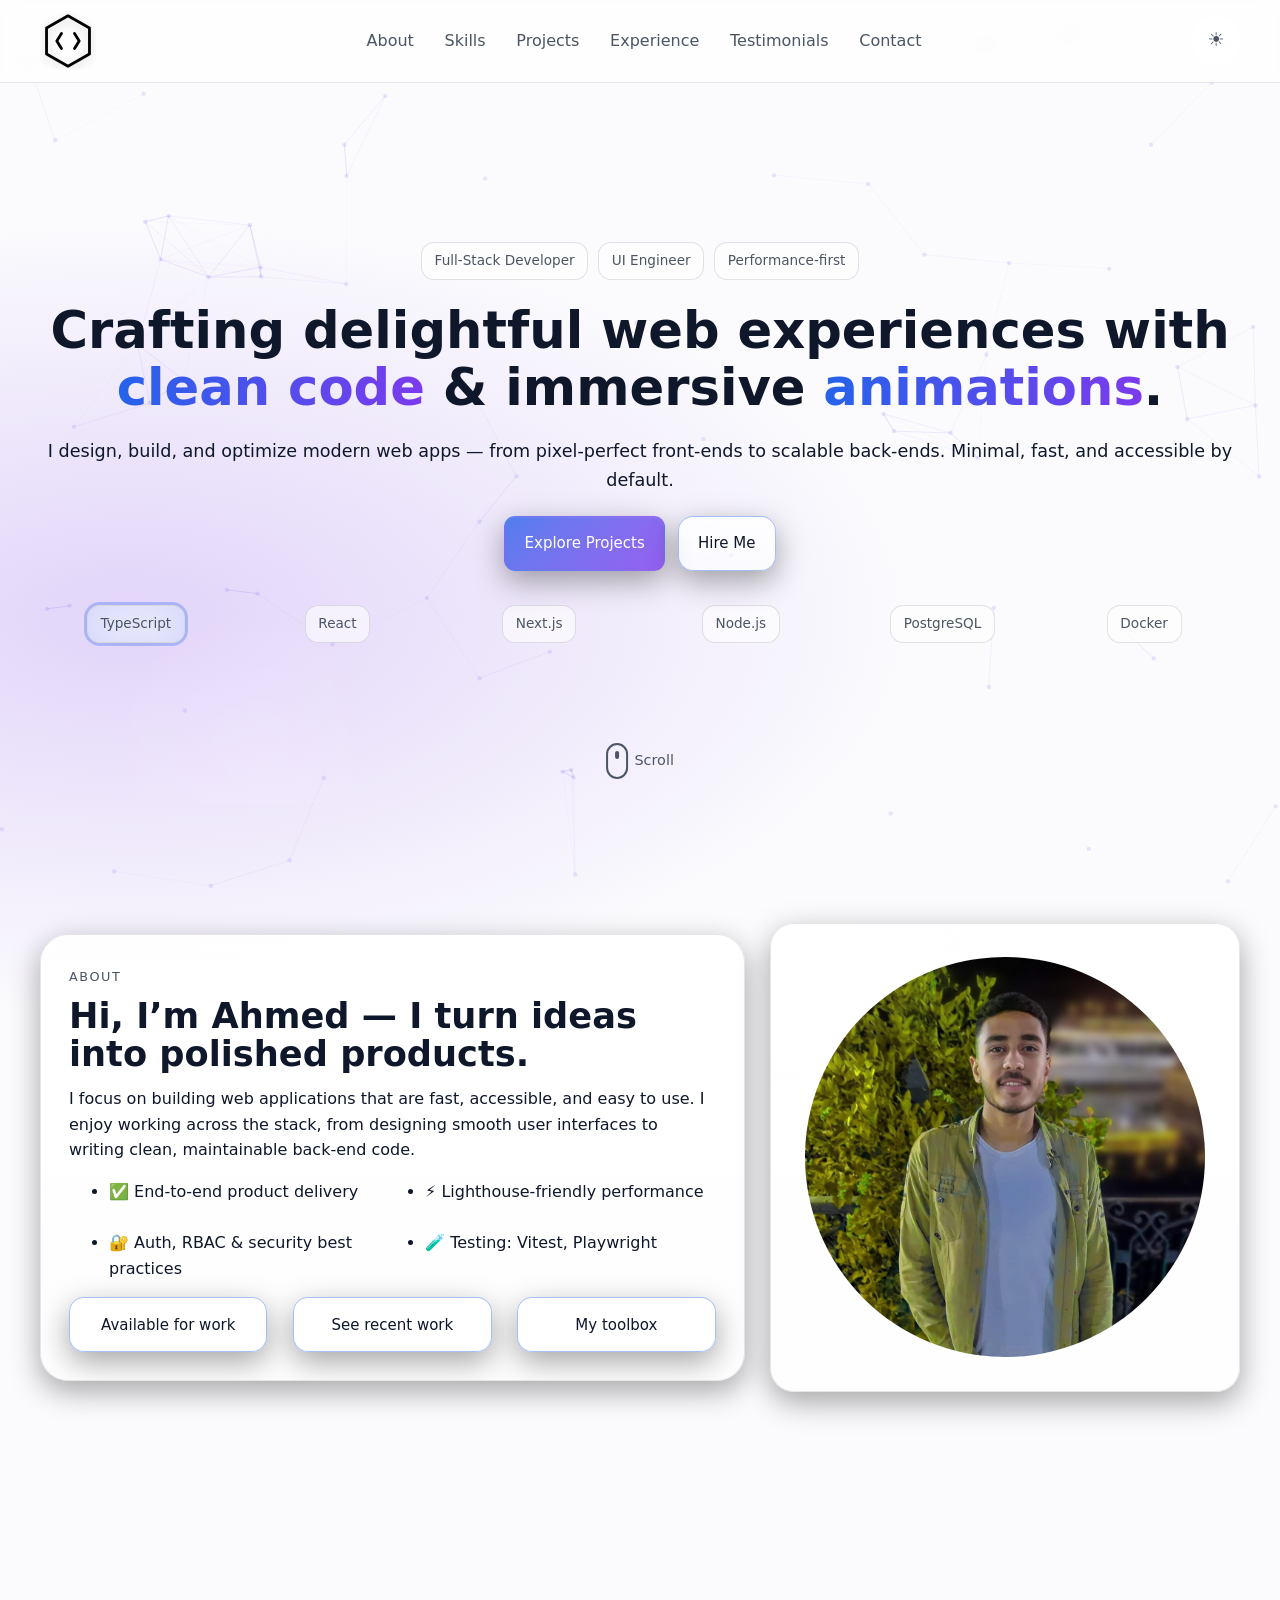
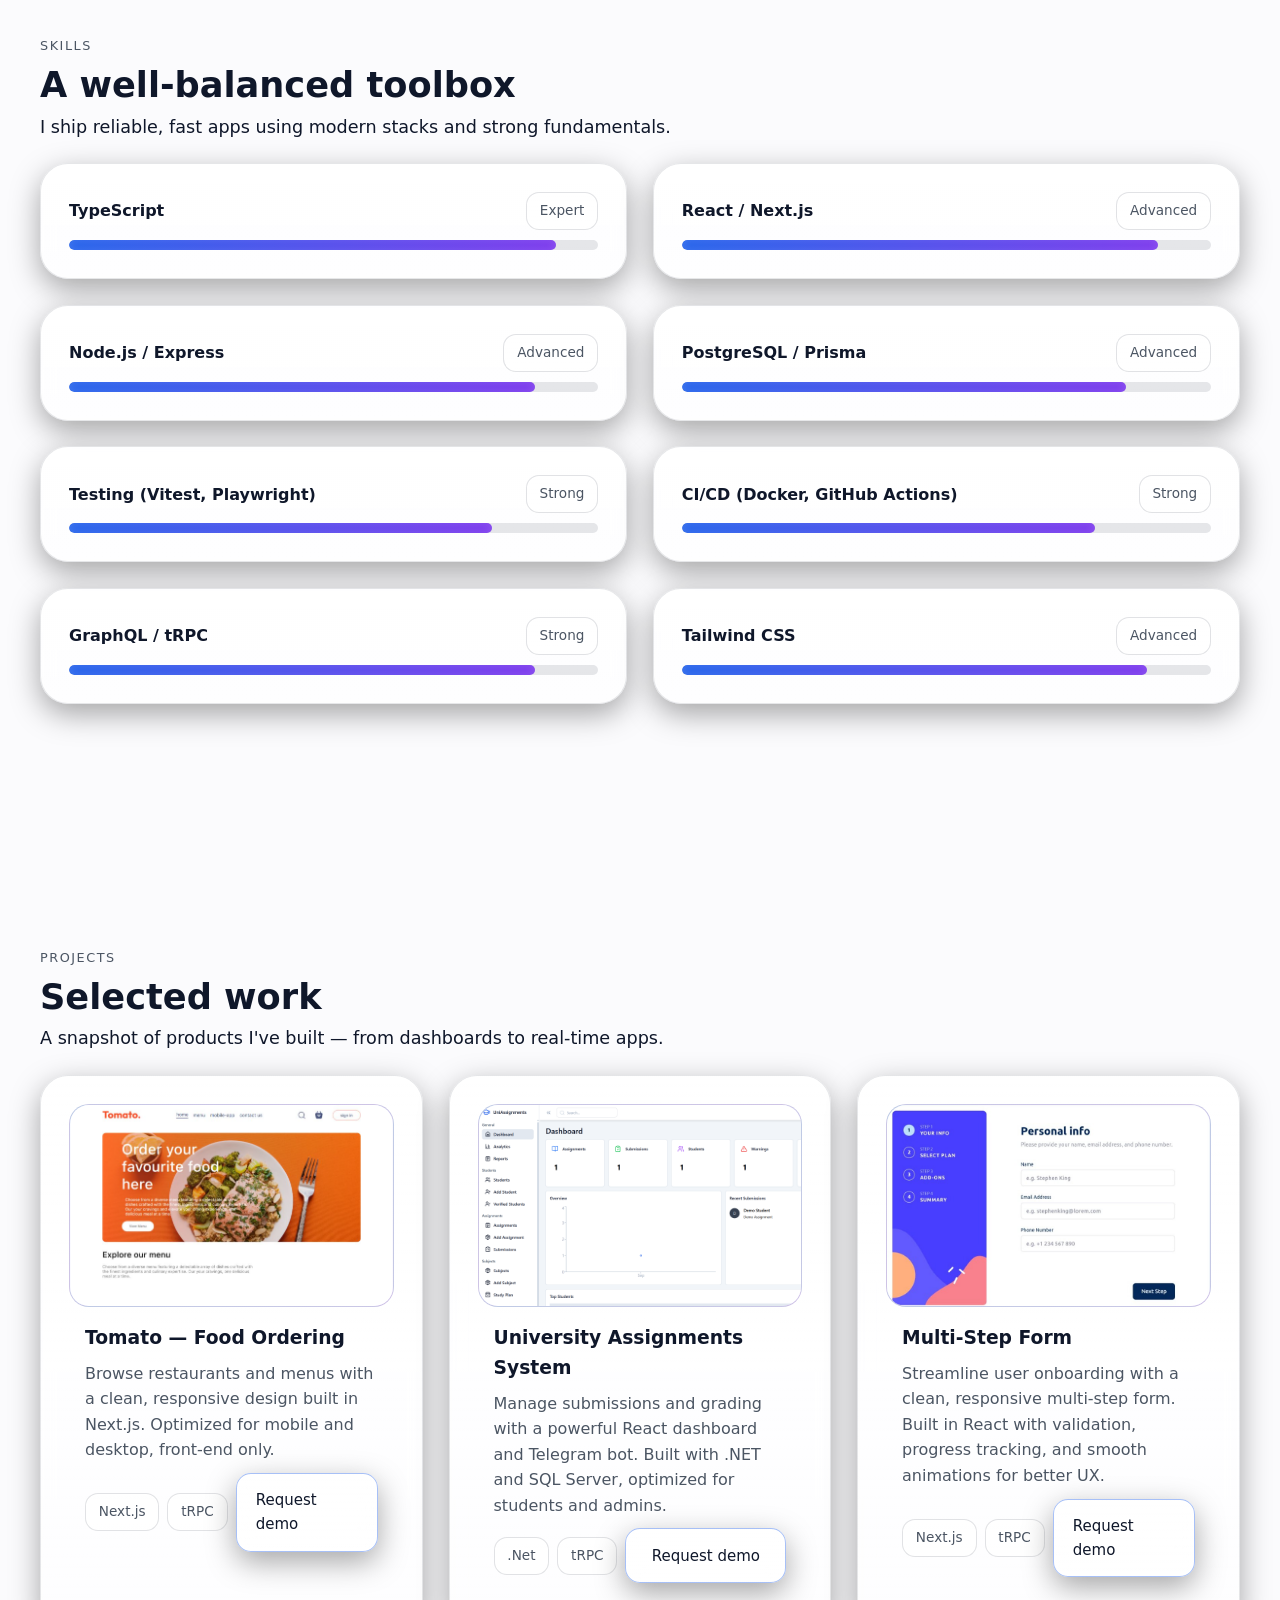
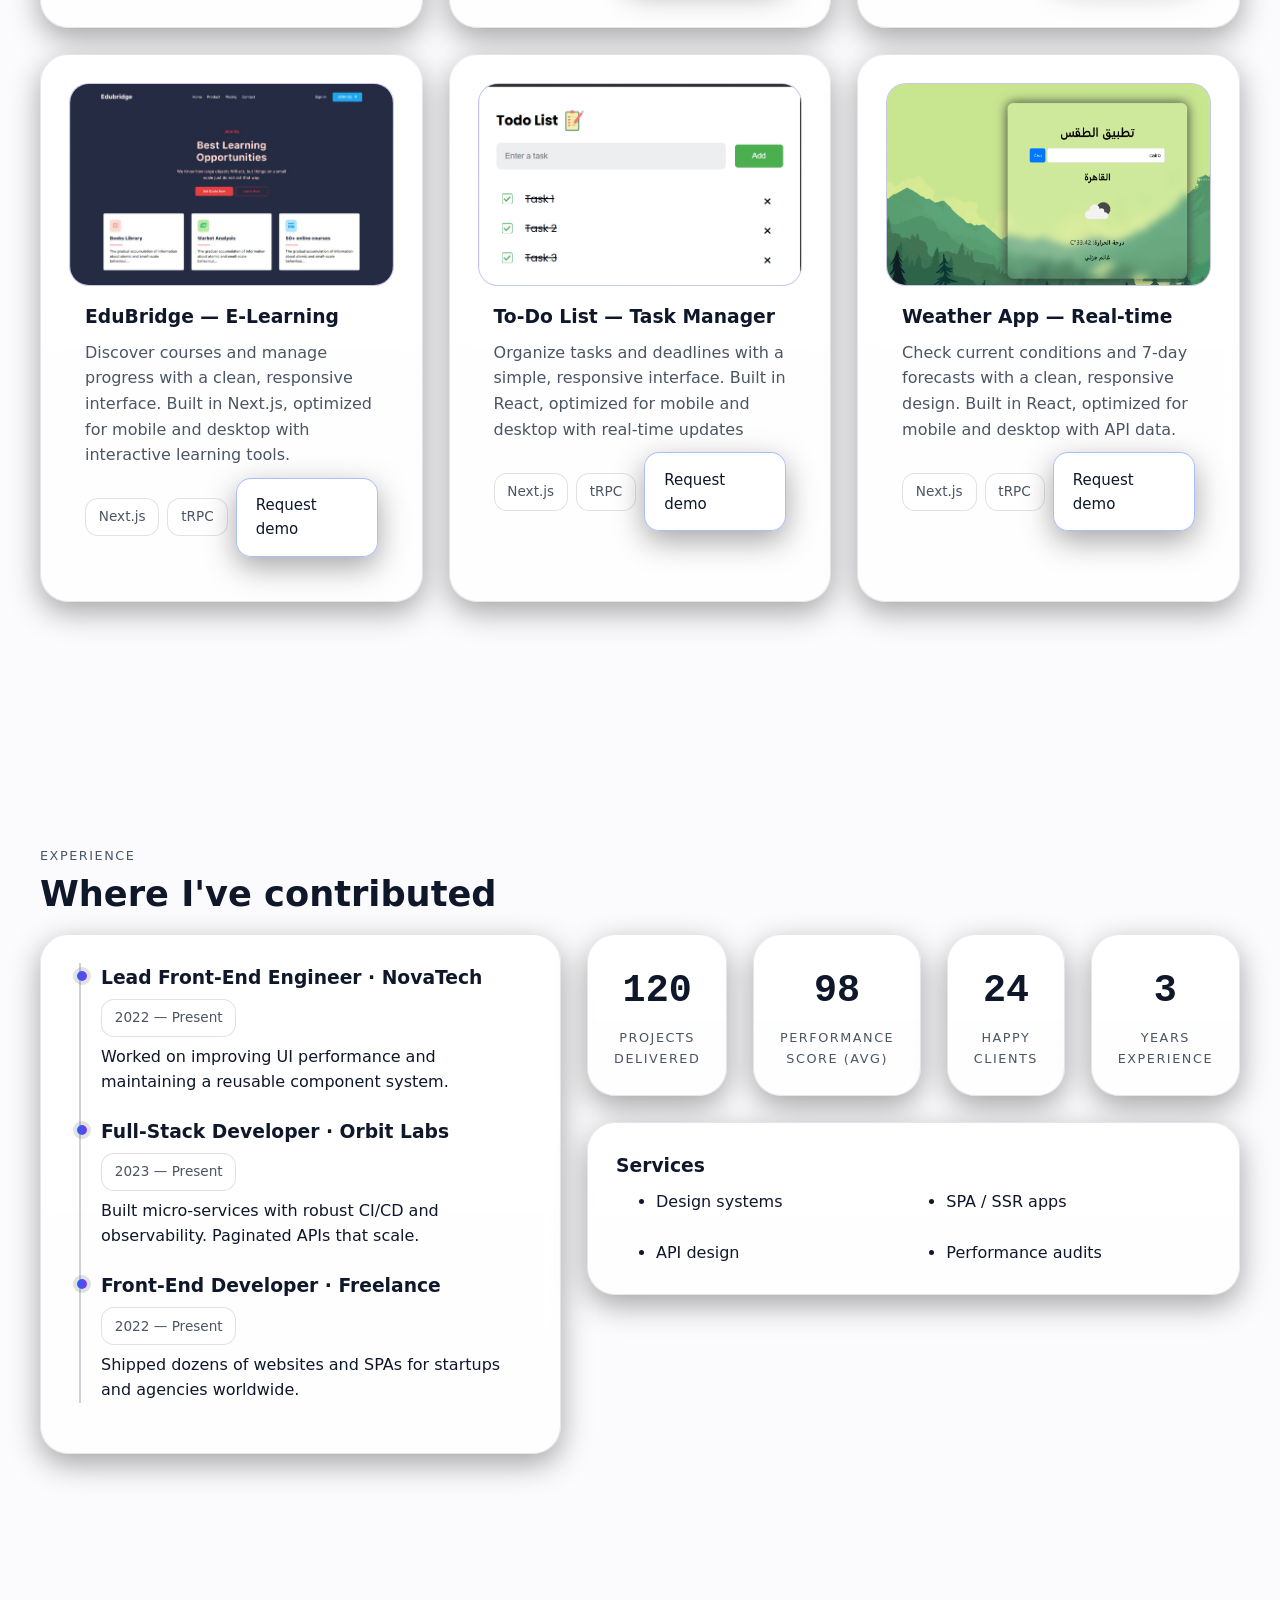
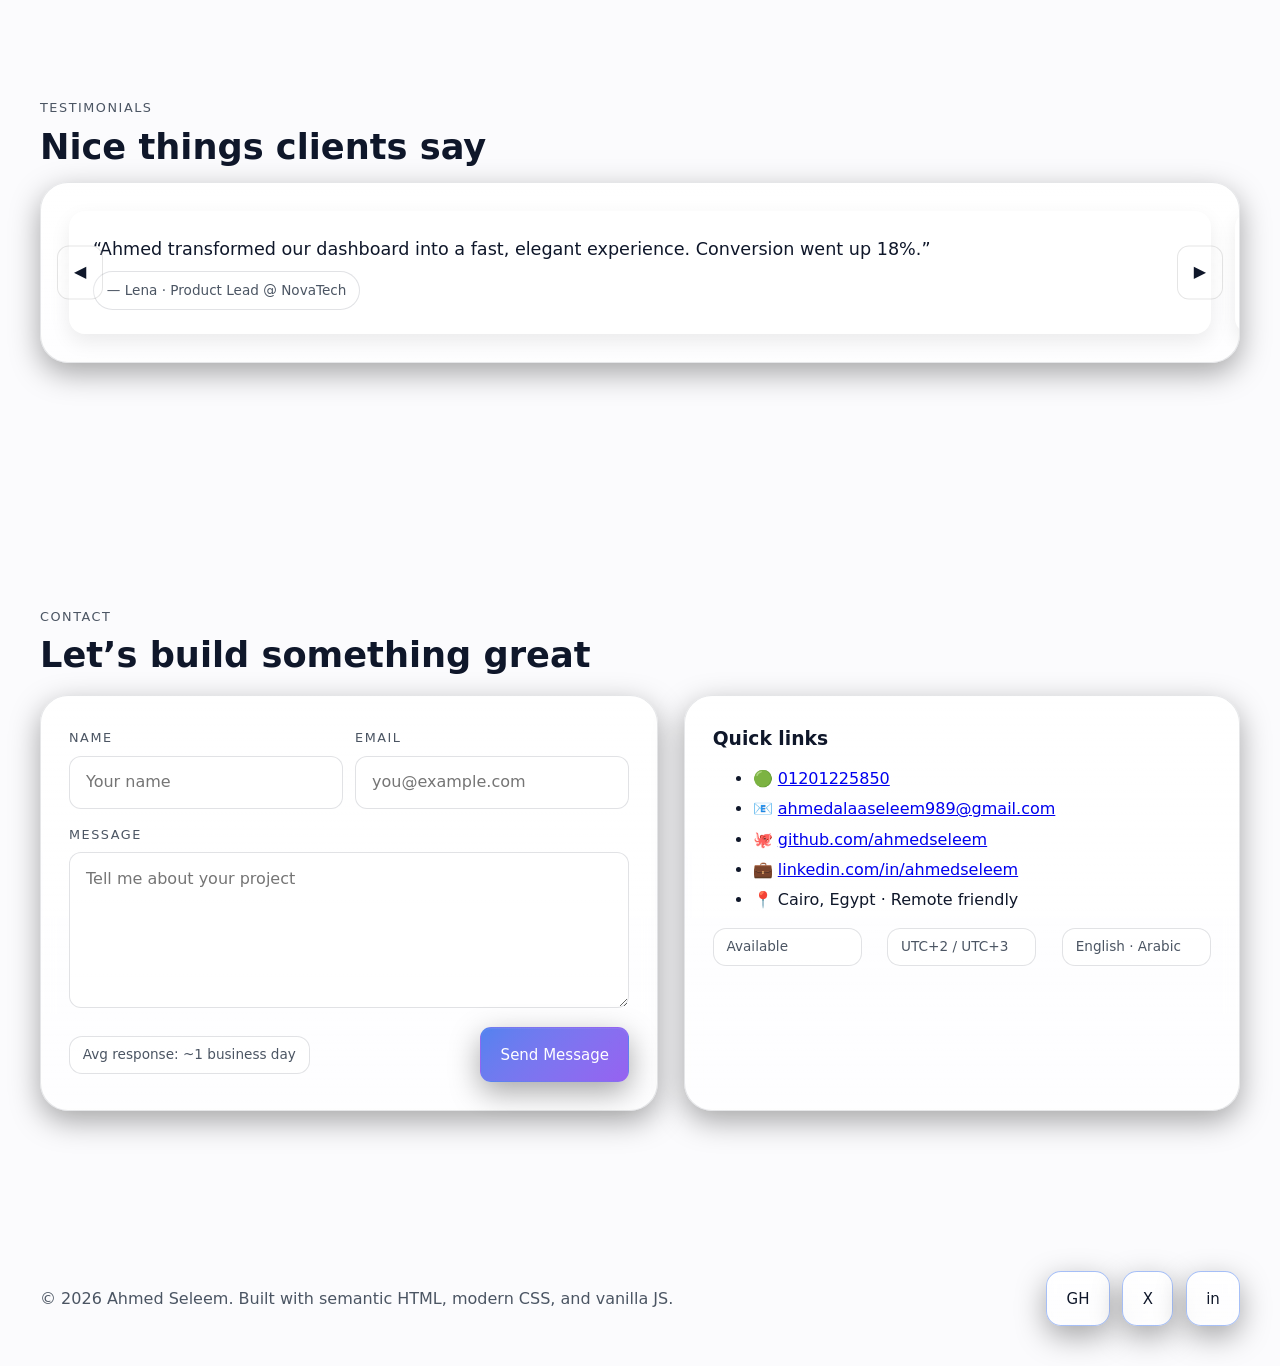
<file: index.html>
<!DOCTYPE html>
<html lang="en">
  <head>
    <meta charset="utf-8" />
    <meta name="viewport" content="width=device-width, initial-scale=1" />
    <title>Ahmed Seleem — Full‑Stack Web Developer</title>
    <meta
      name="description"
      content="Ultra‑modern, elegant, animated portfolio for a full‑stack web developer. Responsive, accessible, and packed with delightful animations."
    />
    <link rel="stylesheet" href="style.css" />
    <link rel="shortcut icon" href="./imgProjects/favicon/douban.png" type="image/x-icon">

    <meta name="color-scheme" content="light dark" />
  </head>
  <body>
    <!-- Canvas Particles Background -->
    <canvas
      id="bg-canvas"
      aria-hidden="true"
      style="
        position: fixed;
        inset: 0;
        z-index: -1;
        block-size: 100vh;
        inline-size: 100vw;
      "
    ></canvas>

<header class="site-header" id="siteHeader">
  <div class="container nav">
    <!-- Brand (logo only, no text) -->
    <a href="#home" class="brand" aria-label="Home">
      <!-- Inline SVG logo: hexagon + </> -->
      <svg viewBox="0 0 120 120" class="logo" role="img" aria-hidden="false" focusable="false">
        <defs>
          <linearGradient id="logoGrad" x1="0%" x2="100%">
            <stop offset="0%" stop-color="var(--logo-accent-1)" />
            <stop offset="100%" stop-color="var(--logo-accent-2)" />
          </linearGradient>
          <filter id="logoShadow" x="-50%" y="-50%" width="200%" height="200%">
            <feDropShadow dx="0" dy="6" stdDeviation="10" flood-color="rgba(0,0,0,0.18)" />
          </filter>
        </defs>

        <!-- Hexagon -->
        <polygon
          points="60,6 106,32 106,88 60,114 14,88 14,32"
          fill="none"
          stroke="url(#logoGrad)"
          stroke-width="6"
          stroke-linejoin="round"
          filter="url(#logoShadow)"
          class="logo-hex"
        />

        <!-- Left chevron '<' -->
        <polyline
          points="46,44 36,60 46,76"
          fill="none"
          stroke="url(#logoGrad)"
          stroke-width="6"
          stroke-linecap="round"
          stroke-linejoin="round"
          class="logo-chevron"
        />

        <!-- Right chevron '>' -->
        <polyline
          points="74,44 84,60 74,76"
          fill="none"
          stroke="url(#logoGrad)"
          stroke-width="6"
          stroke-linecap="round"
          stroke-linejoin="round"
          class="logo-chevron"
        />
      </svg>
    </a>
        <nav aria-label="Primary">
          <a href="#about">About</a>
          <a href="#skills">Skills</a>
          <a href="#projects">Projects</a>
          <a href="#experience">Experience</a>
          <a href="#testimonials">Testimonials</a>
          <a href="#contact">Contact</a>
        </nav>
        <button
          class="theme-toggle"
          id="themeToggle"
          aria-label="Toggle theme"
          title="Toggle theme"
        >
          <span class="icon sun">☀️</span>
          <span class="icon moon">🌙</span>
        </button>
      </div>
    </header>
    <!-- MOBILE HEADER -->
    <header class="mobile-header">
      <a href="#home" class="brand" aria-label="Home">
      <!-- Inline SVG logo: hexagon + </> -->
      <svg viewBox="0 0 120 120" class="logo" role="img" aria-hidden="false" focusable="false">
        <defs>
          <linearGradient id="logoGrad" x1="0%" x2="100%">
            <stop offset="0%" stop-color="var(--logo-accent-1)" />
            <stop offset="100%" stop-color="var(--logo-accent-2)" />
          </linearGradient>
          <filter id="logoShadow" x="-50%" y="-50%" width="200%" height="200%">
            <feDropShadow dx="0" dy="6" stdDeviation="10" flood-color="rgba(0,0,0,0.18)" />
          </filter>
        </defs>

        <!-- Hexagon -->
        <polygon
          points="60,6 106,32 106,88 60,114 14,88 14,32"
          fill="none"
          stroke="url(#logoGrad)"
          stroke-width="6"
          stroke-linejoin="round"
          filter="url(#logoShadow)"
          class="logo-hex"
        />

        <!-- Left chevron '<' -->
        <polyline
          points="46,44 36,60 46,76"
          fill="none"
          stroke="url(#logoGrad)"
          stroke-width="6"
          stroke-linecap="round"
          stroke-linejoin="round"
          class="logo-chevron"
        />

        <!-- Right chevron '>' -->
        <polyline
          points="74,44 84,60 74,76"
          fill="none"
          stroke="url(#logoGrad)"
          stroke-width="6"
          stroke-linecap="round"
          stroke-linejoin="round"
          class="logo-chevron"
        />
      </svg>
    </a>
      <div class="hamburger" id="hamburger">
        <span></span>
        <span></span>
        <span></span>
      </div>
    </header>

    <!-- MOBILE MENU -->
    <nav class="mobile-menu" id="mobileMenu">
      <a href="#hero">Home</a>
      <a href="#experience">Experience</a>
      <a href="#projects">Projects</a>
      <a href="#testimonials">Testimonials</a>
      <a href="#contact">Contact</a>
    </nav>

    <main id="home">
      <!-- HERO -->
      <section class="hero section">
        <div class="blob one"></div>
        <div class="blob two"></div>

        <div class="container hero-inner reveal" data-anim>
          <div class="badge-row">
            <span class="chip">Full‑Stack Developer</span>
            <span class="chip">UI Engineer</span>
            <span class="chip">Performance‑first</span>
          </div>
          <h1 class="title">
            Crafting delightful web experiences with
            <span class="gradient-text">clean code</span> & immersive
            <span class="gradient-text">animations</span>.
          </h1>
          <p class="lead">
            I design, build, and optimize modern web apps — from pixel‑perfect
            front‑ends to scalable back‑ends. Minimal, fast, and accessible by
            default.
          </p>
          <div class="cta-row">
            <a class="btn primary" href="#projects">Explore Projects</a>
            <a class="btn" href="#contact">Hire Me</a>
          </div>
          <div
            class="grid"
            style="
              grid-template-columns: repeat(6, 1fr);
              gap: 10px;
              margin-top: 12px;
              place-items: center;
            "
          >
            <span class="chip glow">TypeScript</span>
            <span class="chip">React</span>
            <span class="chip">Next.js</span>
            <span class="chip">Node.js</span>
            <span class="chip">PostgreSQL</span>
            <span class="chip">Docker</span>
          </div>
        </div>
        <div class="scroll-indicator" aria-hidden="true">
          <span class="mouse"><span class="wheel"></span></span> Scroll
        </div>
      </section>

      <!-- ABOUT -->
      <section id="about" class="section">
        <div class="container about reveal" data-anim>
          <div class="panel card shine">
            <span class="subtitle">About</span>
            <h2
              class="title"
              style="font-size: clamp(1.6rem, 5vw, 2.2rem); margin-top: 8px"
            >
              Hi, I’m Ahmed — I turn ideas into polished products.
            </h2>
            <p style="margin-top: 12px">
              I focus on building web applications that are fast, accessible,
              and easy to use. I enjoy working across the stack, from designing
              smooth user interfaces to writing clean, maintainable back-end
              code.
            </p>
            <ul
              class="grid"
              style="margin-top: 16px; grid-template-columns: repeat(2, 1fr)"
            >
              <li>✅ End‑to‑end product delivery</li>
              <li>⚡ Lighthouse‑friendly performance</li>
              <li>🔐 Auth, RBAC & security best practices</li>
              <li>🧪 Testing: Vitest, Playwright</li>
            </ul>
            <div
              class="grid"
              style="margin-top: 16px; grid-template-columns: repeat(3, 1fr)"
            >
              <a class="btn" href="#contact">Available for work</a>
              <a class="btn" href="#projects">See recent work</a>
              <a class="btn" href="#skills">My toolbox</a>
            </div>
          </div>
          <div class="avatar card" aria-label="Portrait placeholder">
            <img class="my-photo"
              src="./FB_IMG_1731688608148.jpg"
              alt="My Photo"
              width="400"
              height="400"
              style="border-radius: 50%; object-fit: cover"
            />
          </div>
        </div>
      </section>

      <!-- SKILLS -->
      <section id="skills" class="section">
        <div class="container">
          <div class="reveal" data-anim>
            <span class="subtitle">Skills</span>
            <h2
              class="title"
              style="font-size: clamp(1.6rem, 5vw, 2.2rem); margin-top: 8px"
            >
              A well‑balanced toolbox
            </h2>
            <p class="lead" style="margin-top: 8px">
              I ship reliable, fast apps using modern stacks and strong
              fundamentals.
            </p>
          </div>
          <div class="skills" style="margin-top: 22px">
            <div class="skill card panel reveal" data-anim>
              <div
                class="grid"
                style="grid-template-columns: 1fr auto; align-items: center"
              >
                <strong>TypeScript</strong>
                <span class="chip">Expert</span>
              </div>
              <div class="meter" style="margin-top: 10px">
                <span data-meter="92"></span>
              </div>
            </div>
            <div class="skill card panel reveal" data-anim>
              <div
                class="grid"
                style="grid-template-columns: 1fr auto; align-items: center"
              >
                <strong>React / Next.js</strong>
                <span class="chip">Advanced</span>
              </div>
              <div class="meter" style="margin-top: 10px">
                <span data-meter="90"></span>
              </div>
            </div>
            <div class="skill card panel reveal" data-anim>
              <div
                class="grid"
                style="grid-template-columns: 1fr auto; align-items: center"
              >
                <strong>Node.js / Express</strong>
                <span class="chip">Advanced</span>
              </div>
              <div class="meter" style="margin-top: 10px">
                <span data-meter="88"></span>
              </div>
            </div>
            <div class="skill card panel reveal" data-anim>
              <div
                class="grid"
                style="grid-template-columns: 1fr auto; align-items: center"
              >
                <strong>PostgreSQL / Prisma</strong>
                <span class="chip">Advanced</span>
              </div>
              <div class="meter" style="margin-top: 10px">
                <span data-meter="84"></span>
              </div>
            </div>
            <div class="skill card panel reveal" data-anim>
              <div
                class="grid"
                style="grid-template-columns: 1fr auto; align-items: center"
              >
                <strong>Testing (Vitest, Playwright)</strong>
                <span class="chip">Strong</span>
              </div>
              <div class="meter" style="margin-top: 10px">
                <span data-meter="80"></span>
              </div>
            </div>
            <div class="skill card panel reveal" data-anim>
              <div
                class="grid"
                style="grid-template-columns: 1fr auto; align-items: center"
              >
                <strong>CI/CD (Docker, GitHub Actions)</strong>
                <span class="chip">Strong</span>
              </div>
              <div class="meter" style="margin-top: 10px">
                <span data-meter="78"></span>
              </div>
            </div>
            <div class="skill card panel reveal" data-anim>
              <div
                class="grid"
                style="grid-template-columns: 1fr auto; align-items: center"
              >
                <strong>GraphQL / tRPC</strong>
                <span class="chip">Strong</span>
              </div>
              <div class="meter" style="margin-top: 10px">
                <span data-meter="88"></span>
              </div>

              
          </div>
            <div class="skill card panel reveal" data-anim>
              <div
                class="grid"
                style="grid-template-columns: 1fr auto; align-items: center"
              >
                <strong>Tailwind CSS</strong>
                <span class="chip">Advanced</span>
              </div>
              <div class="meter" style="margin-top: 10px">
                <span data-meter="88"></span>
              </div>

              
          </div>
          
          
        </div>
      </section>
<!-- PROJECTS -->
<section id="projects" class="section">
  <div class="container">
    <div class="reveal" data-anim>
      <span class="subtitle">Projects</span>
      <h2 class="title" style="font-size: clamp(1.6rem, 5vw, 2.2rem); margin-top: 8px">
        Selected work
      </h2>
      <p class="lead" style="margin-top: 8px">
        A snapshot of products I've built — from dashboards to real‑time apps.
      </p>
    </div>

    <div class="projects" style="margin-top: 22px">
      <!-- Repeated Project Card (copy of the last one) -->
      <article class="project card shine panel reveal tilt" data-anim>
        <div class="cover" role="img" aria-label="Analytics dashboard">
          <img
            src="./imgProjects/food/download.png"
            alt="Decorative graphic"
            width="800"
            height="500"
            style="max-width: 100%; height: auto"
          />
        </div>
        <div class="overlay"></div>
        <div style="padding: 16px; position: relative; z-index: 1">
          <h3>Tomato — Food Ordering </h3>
          <p style="color: var(--muted)">
            Browse restaurants and menus with a clean, responsive design built in Next.js. Optimized for mobile and desktop, front-end only.
          </p>
          <div
            class="grid"
            style="
              grid-template-columns: auto auto 1fr;
              align-items: center;
              gap: 0.5rem;
              margin-top: 10px;
            "
          >
            <span class="chip">Next.js</span>
            <span class="chip">tRPC</span>
            <a class="btn" href="https://tomato-v1.vercel.app/" target="_blank">Request demo</a>
          </div>
        </div>
      </article>

      <article class="project card shine panel reveal tilt" data-anim>
        <div class="cover" role="img" aria-label="Analytics dashboard">
          <img
            src="./imgProjects/university-assignments/Screenshot 2025-09-10 094725.png"
            alt="Decorative graphic"
            width="800"
            height="500"
            style="max-width: 120%; height: auto"
          />
        </div>
        <div class="overlay"></div>
        <div style="padding: 16px; position: relative; z-index: 1">
          <h3>University Assignments System</h3>
          <p style="color: var(--muted)">
            
            Manage submissions and grading with a powerful React dashboard and Telegram bot. Built with .NET and SQL Server, optimized for students and admins. 
          </p>
          <div
            class="grid"
            style="
              grid-template-columns: auto auto 1fr;
              align-items: center;
              gap: 0.5rem;
              margin-top: 10px;
            "
          >
            <span class="chip">.Net</span>
            <span class="chip">tRPC</span>
            <a class="btn" href="https://university-assignments-9m27.vercel.app/" target="_blank">Request demo</a>
          </div>
        </div>
      </article>

     

      <article class="project card shine panel reveal tilt" data-anim>
        <div class="cover" role="img" aria-label="Analytics dashboard">
          <img
            src="./imgProjects/multi-step/preview.jpg"
            alt="Decorative graphic"
            width="800"
            height="500"
            style="max-width: 100%; height: auto"
          />
        </div>
        <div class="overlay"></div>
        <div style="padding: 16px; position: relative; z-index: 1">
          <h3>Multi-Step Form</h3>
          <p style="color: var(--muted)">
            
Streamline user onboarding with a clean, responsive multi-step form. Built in React with validation, progress tracking, and smooth animations for better UX.
          </p>
          <div
            class="grid"
            style="
              grid-template-columns: auto auto 1fr;
              align-items: center;
              gap: 0.5rem;
              margin-top: 10px;
            "
          >
            <span class="chip">Next.js</span>
            <span class="chip">tRPC</span>
            <a class="btn" href="https://ahmed12g4.github.io/Multi-step/" target="_blank">Request demo</a>
          </div>
        </div>
      </article>

       <article class="project card shine panel reveal tilt" data-anim>
        <div class="cover" role="img" aria-label="Analytics dashboard">
          <img
            src="./imgProjects/edubridge/download (1).png"
            alt="Decorative graphic"
            width="800"
            height="500"
            style="max-width: 100%; height: auto"
          />
        </div>
        <div class="overlay"></div>
        <div style="padding: 16px; position: relative; z-index: 1">
          <h3>EduBridge — E-Learning </h3>
          <p style="color: var(--muted)">
            
Discover courses and manage progress with a clean, responsive interface. Built in Next.js, optimized for mobile and desktop with interactive learning tools.
          </p>
          <div
            class="grid"
            style="
              grid-template-columns: auto auto 1fr;
              align-items: center;
              gap: 0.5rem;
              margin-top: 10px;
            "
          >
            <span class="chip">Next.js</span>
            <span class="chip">tRPC</span>
            <a class="btn" href="https://edubridge-edu-v1.vercel.app/" target="_blank">Request demo</a>
          </div>
        </div>
      </article>

      <article class="project card shine panel reveal tilt" data-anim>
        <div class="cover" role="img" aria-label="Analytics dashboard">
          <img
            src="./imgProjects/To-do/Screenshot 2025-08-04 202101.PNG"
            alt="Decorative graphic"
            width="800"
            height="500"
            style="max-width: 100%; height: auto"
          />
        </div>
        <div class="overlay"></div>
        <div style="padding: 16px; position: relative; z-index: 1">
          <h3>To-Do List — Task Manager</h3>
          <p style="color: var(--muted)">
            
Organize tasks and deadlines with a simple, responsive interface. Built in React, optimized for mobile and desktop with real-time updates
          </p>
          <div
            class="grid"
            style="
              grid-template-columns: auto auto 1fr;
              align-items: center;
              gap: 0.5rem;
              margin-top: 10px;
            "
          >
            <span class="chip">Next.js</span>
            <span class="chip">tRPC</span>
            <a class="btn" href="https://ahmed12g4.github.io/To---Do-list/" target="_blank">Request demo</a>
          </div>
        </div>
      </article>

      <article class="project card shine panel reveal tilt" data-anim>
        <div class="cover" role="img" aria-label="Analytics dashboard">
          <img
            src="./imgProjects/weather-app/Screenshot 2025-08-04 201510.PNG"
            alt="Decorative graphic"
            width="900"
            height="600"
            style="max-width: 130%; height: auto"
          />
        </div>
        <div class="overlay"></div>
        <div style="padding: 16px; position: relative; z-index: 1">
          <h3>Weather App — Real-time </h3>
          <p style="color: var(--muted)">
            
Check current conditions and 7-day forecasts with a clean, responsive design. Built in React, optimized for mobile and desktop with API data.
          </p>
          <div
            class="grid"
            style="
              grid-template-columns: auto auto 1fr;
              align-items: center;
              gap: 0.5rem;
              margin-top: 10px;
            "
          >
            <span class="chip">Next.js</span>
            <span class="chip">tRPC</span>
            <a class="btn" href="https://ahmed12g4.github.io/Weather-App/" target="_blank">Request demo</a>
          </div>
        </div>
      </article>

    </div>
  </div>
</section>

      <!-- EXPERIENCE -->
      <section id="experience" class="section">
        <div class="container">
          <div class="reveal" data-anim>
            <span class="subtitle">Experience</span>
            <h2
              class="title"
              style="font-size: clamp(1.6rem, 5vw, 2.2rem); margin-top: 8px"
            >
              Where I've contributed
            </h2>
          </div>
          <div
            class="grid"
            style="
              margin-top: 20px;
              grid-template-columns: 1.1fr 0.9fr;
              align-items: start;
              gap: var(--grid-gap);
            "
          >
            <div class="card panel reveal" data-anim>
              <div class="timeline">
                <div class="time-item">
                  <h3>Lead Front‑End Engineer · NovaTech</h3>
                  <p class="chip" style="margin: 0.4rem 0">2022 — Present</p>
                  <p>
                    Worked on improving UI performance and maintaining a reusable component system.
                  </p>
                </div>
                <div class="time-item">
                  <h3>Full‑Stack Developer · Orbit Labs</h3>
                  <p class="chip" style="margin: 0.4rem 0">2023 — Present</p>
                  <p>
                    Built micro‑services with robust CI/CD and observability.
                    Paginated APIs that scale.
                  </p>
                </div>
                <div class="time-item">
                  <h3>Front‑End Developer · Freelance</h3>
                  <p class="chip" style="margin: 0.4rem 0">2022 — Present</p>
                  <p>
                    Shipped dozens of websites and SPAs for startups and
                    agencies worldwide.
                  </p>
                </div>
              </div>
            </div>

            <div class="grid" style="gap: var(--grid-gap)">
              <div class="stats reveal" data-anim>
                <div class="stat card">
                  <div class="num" data-counter="120">0</div>
                  <div class="subtitle" style="margin-top: 6px">
                    Projects delivered
                  </div>
                </div>
                <div class="stat card">
                  <div class="num" data-counter="98">0</div>
                  <div class="subtitle" style="margin-top: 6px">
                    Performance score (avg)
                  </div>
                </div>
                <div class="stat card">
                  <div class="num" data-counter="24">0</div>
                  <div class="subtitle" style="margin-top: 6px">
                    Happy clients
                  </div>
                </div>
                <div class="stat card">
                  <div class="num" data-counter="3">0</div>
                  <div class="subtitle" style="margin-top: 6px">
                    Years experience
                  </div>
                </div>
              </div>

              <div class="panel card reveal" data-anim>
                <h3 style="margin-bottom: 8px">Services</h3>
                <ul class="grid" style="grid-template-columns: repeat(2, 1fr)">
                  <li>Design systems</li>
                  <li>SPA / SSR apps</li>
                  <li>API design</li>
                  <li>Performance audits</li>
                </ul>
              </div>
            </div>
          </div>
        </div>
      </section>

      <!-- TESTIMONIALS -->
      <section id="testimonials" class="section">
        <div class="container">
          <div class="reveal" data-anim>
            <span class="subtitle">Testimonials</span>
            <h2
              class="title"
              style="font-size: clamp(1.6rem, 5vw, 2.2rem); margin-top: 8px"
            >
              Nice things clients say
            </h2>
          </div>

          <div
            class="slider card panel reveal"
            data-anim
            style="margin-top: 16px"
          >
            <div class="slides" id="slides">
              <article class="slide">
                <p class="lead">
                  “Ahmed transformed our dashboard into a fast, elegant
                  experience. Conversion went up 18%.”
                </p>
                <p class="chip-1" style="margin-top: 8px">
                  — Lena · Product Lead @ NovaTech
                </p>
              </article>
              <article class="slide">
                <p class="lead">
                  “Top‑notch engineering and design sense. Clean codebase and
                  great documentation.”
                </p>
                <p class="chip-1"  style="margin-top: 8px">
                  — Omar · CTO @ Orbit Labs
                </p>
              </article>
              <article class="slide">
                <p class="lead">
                  “Great communication and rapid iterations. We shipped ahead of
                  schedule.”
                </p>
                <p class="chip-1" style="margin-top: 8px">
                  — Sara · Founder @ Bloom
                </p>
              </article>
            </div>
            <button class="slider-btn prev" aria-label="Previous" id="prev">
              ◀
            </button>
            <button class="slider-btn next" aria-label="Next" id="next">
              ▶
            </button>
          </div>
        </div>
      </section>

      <!-- CONTACT -->
      <section id="contact" class="section">
        <div class="container">
          <div class="reveal" data-anim>
            <span class="subtitle">Contact</span>
            <h2
              class="title"
              style="font-size: clamp(1.6rem, 5vw, 2.2rem); margin-top: 8px"
            >
              Let’s build something great
            </h2>
          </div>

          <div
            class="grid"
            style="
              margin-top: 20px;
              grid-template-columns: 1fr 0.9fr;
              gap: var(--grid-gap);
            "
          >
            <form
              class="card panel reveal"
              data-anim
              onsubmit="event.preventDefault(); alert('Thanks! I will get back to you shortly.'); this.reset();"
            >
              <div
                class="grid"
                style="grid-template-columns: 1fr 1fr; gap: 12px"
              >
                <div>
                  <label for="name" class="subtitle">Name</label>
                  <input
                    id="name"
                    name="name"
                    required
                    placeholder="Your name"
                    style="
                      margin-top: 6px;
                      width: 100%;
                      padding: 0.8rem 1rem;
                      border-radius: 12px;
                      border: 1px solid
                        color-mix(in oklab, var(--text) 12%, transparent);
                      background: color-mix(
                        in oklab,
                        var(--panel) 90%,
                        transparent
                      );
                      color: var(--text);
                    "
                  />
                </div>
                <div>
                  <label for="email" class="subtitle">Email</label>
                  <input
                    id="email"
                    type="email"
                    required
                    placeholder="you@example.com"
                    style="
                      margin-top: 6px;
                      width: 100%;
                      padding: 0.8rem 1rem;
                      border-radius: 12px;
                      border: 1px solid
                        color-mix(in oklab, var(--text) 12%, transparent);
                      background: color-mix(
                        in oklab,
                        var(--panel) 90%,
                        transparent
                      );
                      color: var(--text);
                    "
                  />
                </div>
              </div>
              <div style="margin-top: 12px">
                <label for="message" class="subtitle">Message</label>
                <textarea
                  id="message"
                  rows="5"
                  required
                  placeholder="Tell me about your project"
                  style="
                    margin-top: 6px;
                    width: 100%;
                    padding: 0.8rem 1rem;
                    border-radius: 12px;
                    border: 1px solid
                      color-mix(in oklab, var(--text) 12%, transparent);
                    background: color-mix(
                      in oklab,
                      var(--panel) 90%,
                      transparent
                    );
                    color: var(--text);
                  "
                ></textarea>
              </div>
              <div
                style="
                  margin-top: 12px;
                  display: flex;
                  gap: 10px;
                  align-items: center;
                  justify-content: space-between;
                "
              >
                <div class="chip">Avg response: ~1 business day</div>
                <button class="btn primary" type="submit">Send Message</button>
              </div>
            </form>

            <aside class="card panel reveal" data-anim>
              <h3>Quick links</h3>
              <ul style="margin-top: 10px; line-height: 1.9">
                <li>
                  🟢  
                  <a href="Whatsapp"
                    >01201225850</a
                  >
                </li>
                <li>
                  📧
                  <a href="ahmedalaaseleem989@gmail.com"
                    >ahmedalaaseleem989@gmail.com</a
                  >
                </li>
                <li>🐙 <a href="https://github.com/ahmed12g4">github.com/ahmedseleem</a></li>
                <li>💼 <a href="https://www.linkedin.com/in/ahmed-seleem-6337b4333/">linkedin.com/in/ahmedseleem</a></li>
                <li>📍 Cairo, Egypt · Remote friendly</li>
              </ul>
              <div
                class="grid"
                style="margin-top: 12px; grid-template-columns: repeat(3, 1fr)"
              >
                <span class="chip">Available</span>
                <span class="chip">UTC+2 / UTC+3</span>
                <span class="chip">English · Arabic</span>
              </div>
            </aside>
          </div>
        </div>
      </section>
    </main>

    <footer class="container">
      <div
        class="grid"
        style="
          grid-template-columns: 1fr auto;
          align-items: center;
          gap: var(--grid-gap);
        "
      >
        <p>
          © <span id="year"></span> Ahmed Seleem. Built with semantic HTML,
          modern CSS, and vanilla JS.
        </p>
        <div class="socials">
          <a class="btn" href="https://github.com/ahmed12g4" aria-label="GitHub">GH</a>
          <a class="btn" href="#" aria-label="Twitter">X</a>
          <a class="btn" href="https://www.linkedin.com/in/ahmed-seleem-6337b4333/" aria-label="LinkedIn">in</a>
        </div>
      </div>
    </footer>

    <a
      href="#home"
      class="btn back-to-top"
      id="backToTop"
      aria-label="Back to top"
      >↑</a
    >

    <script src="script.js"></script>
  </body>
</html>
</file>
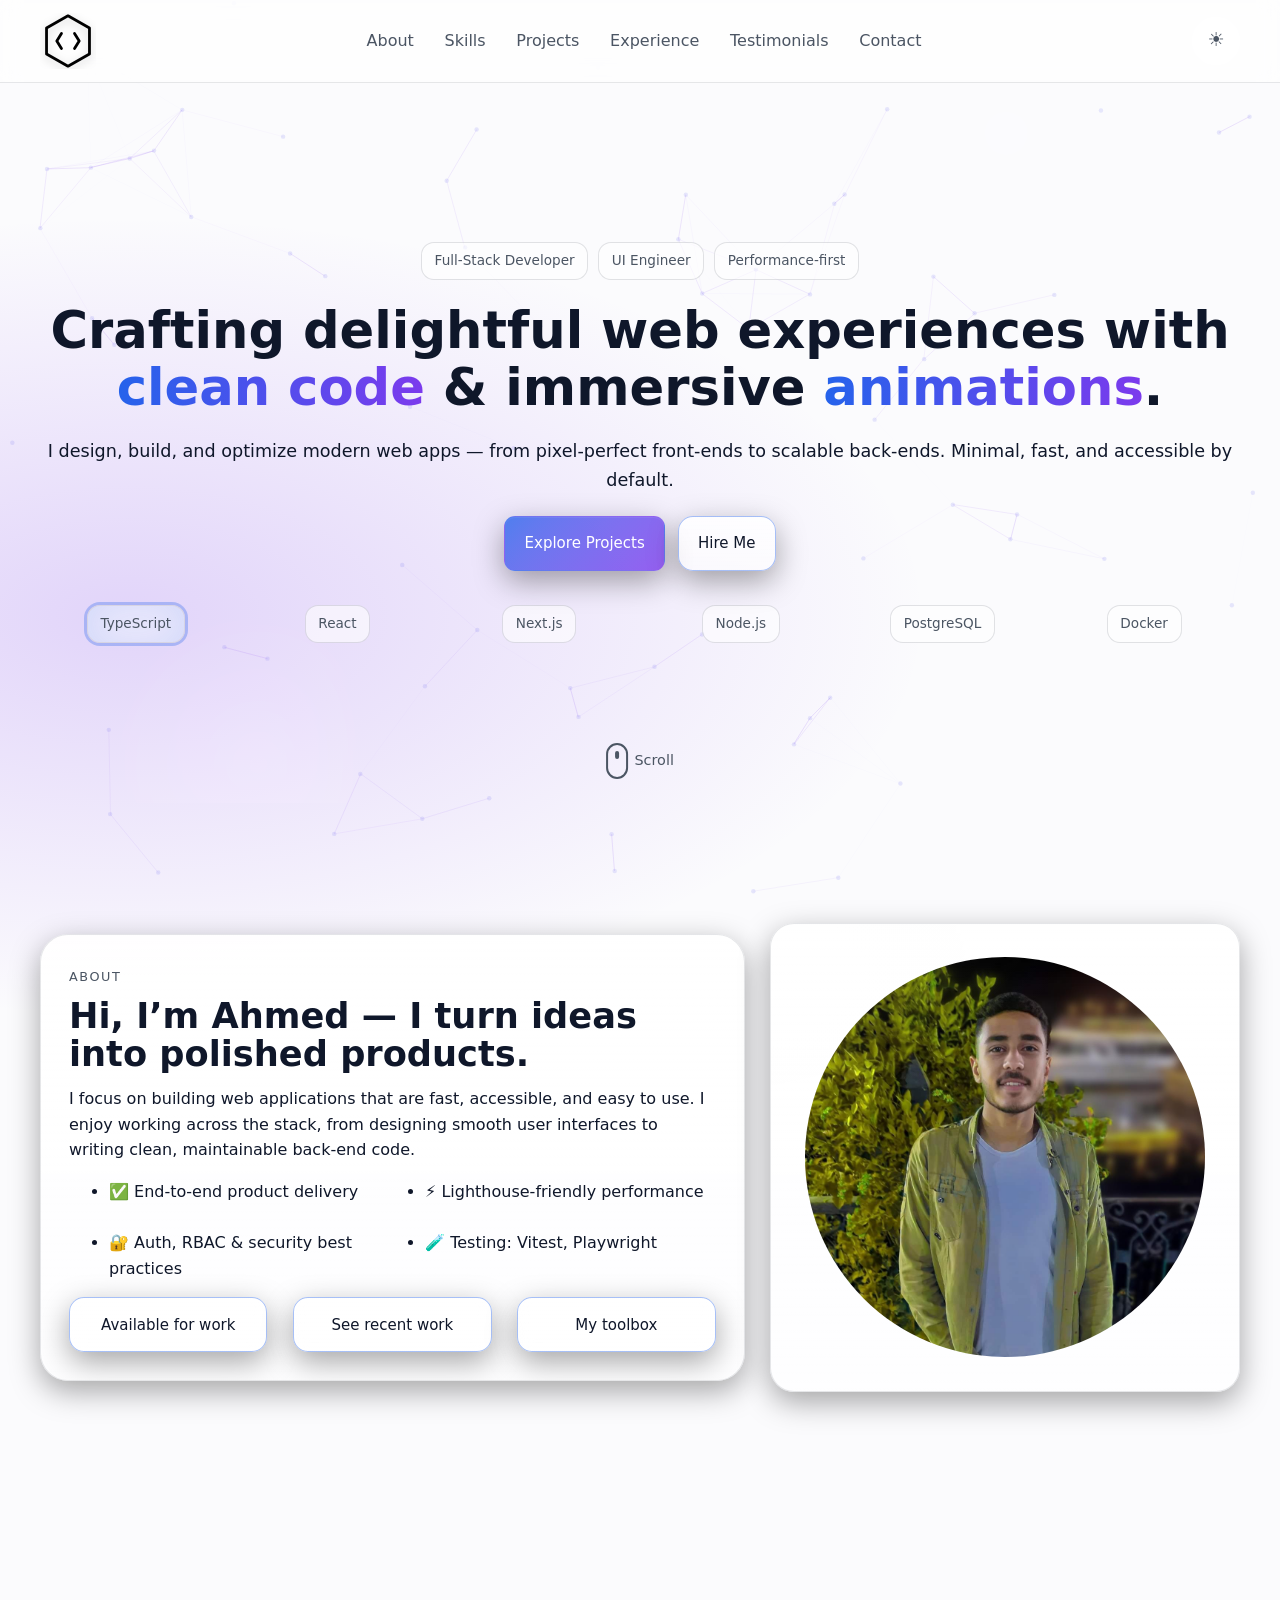
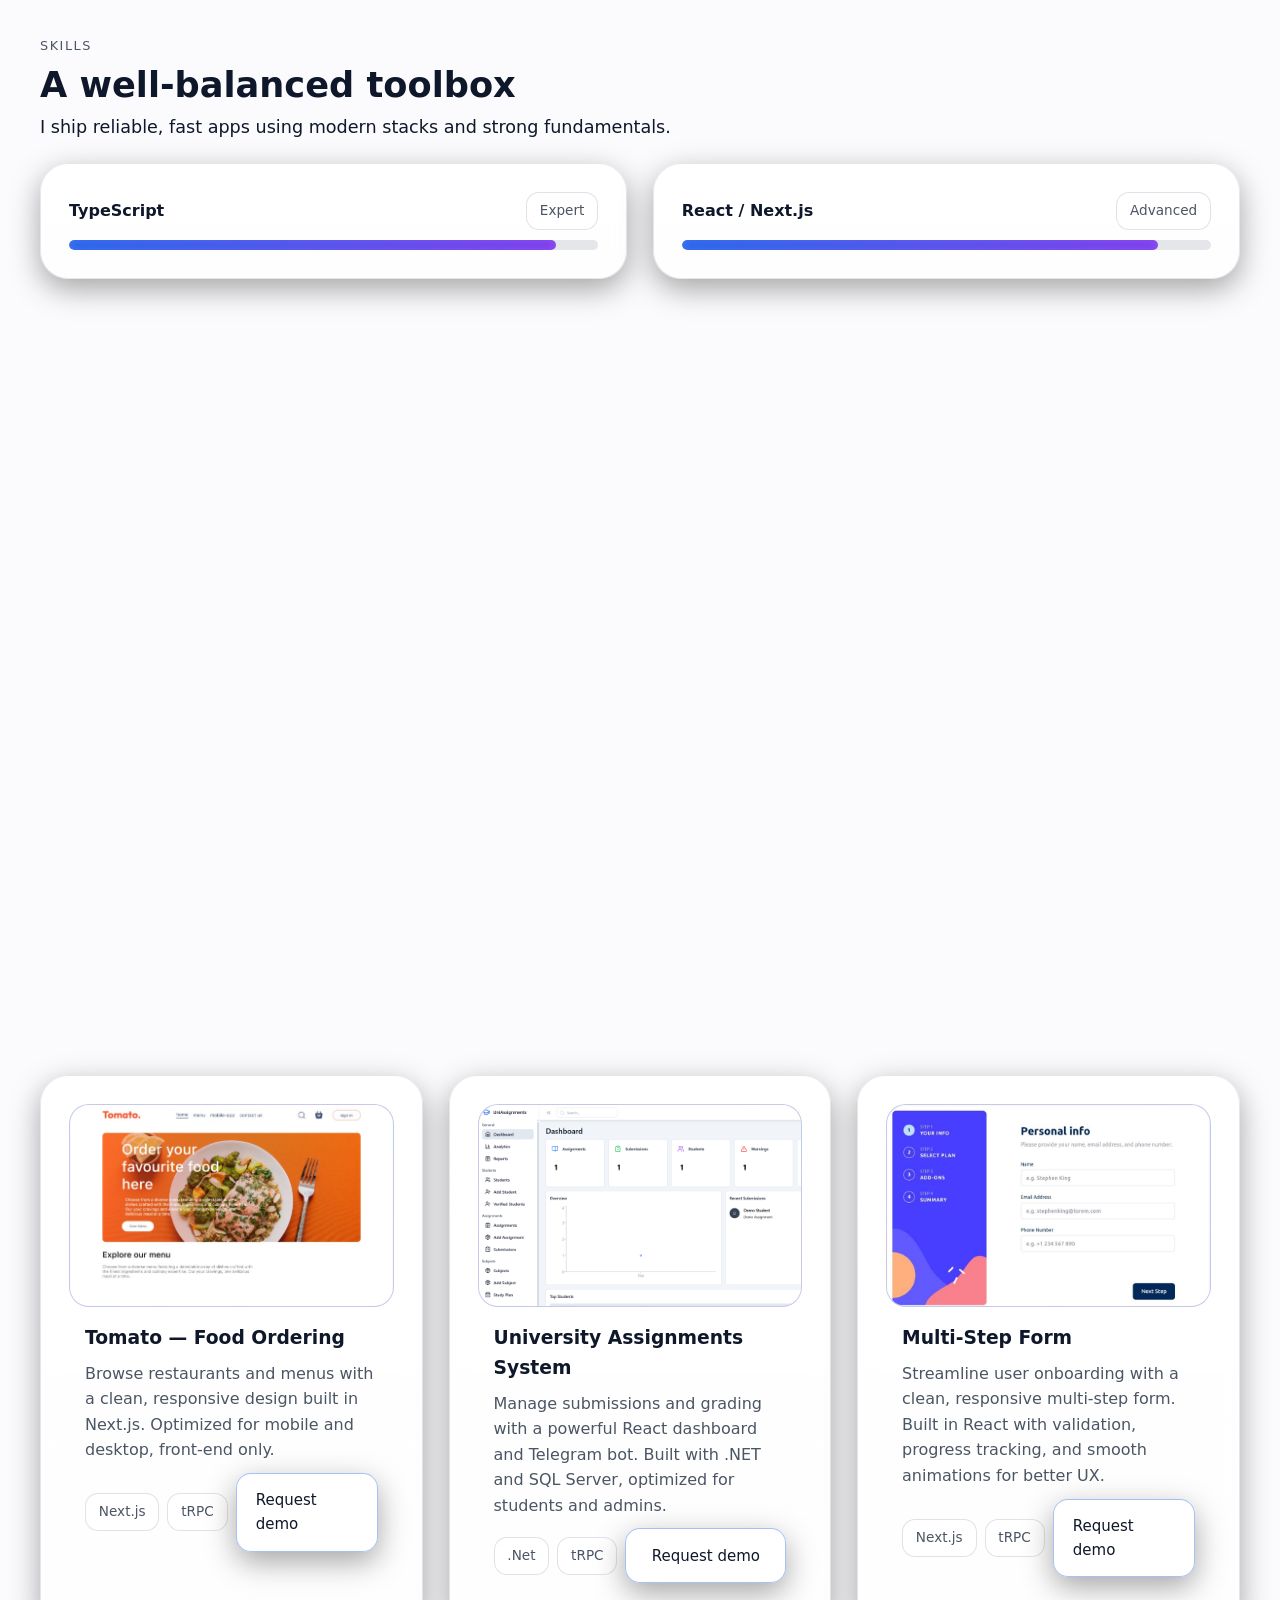
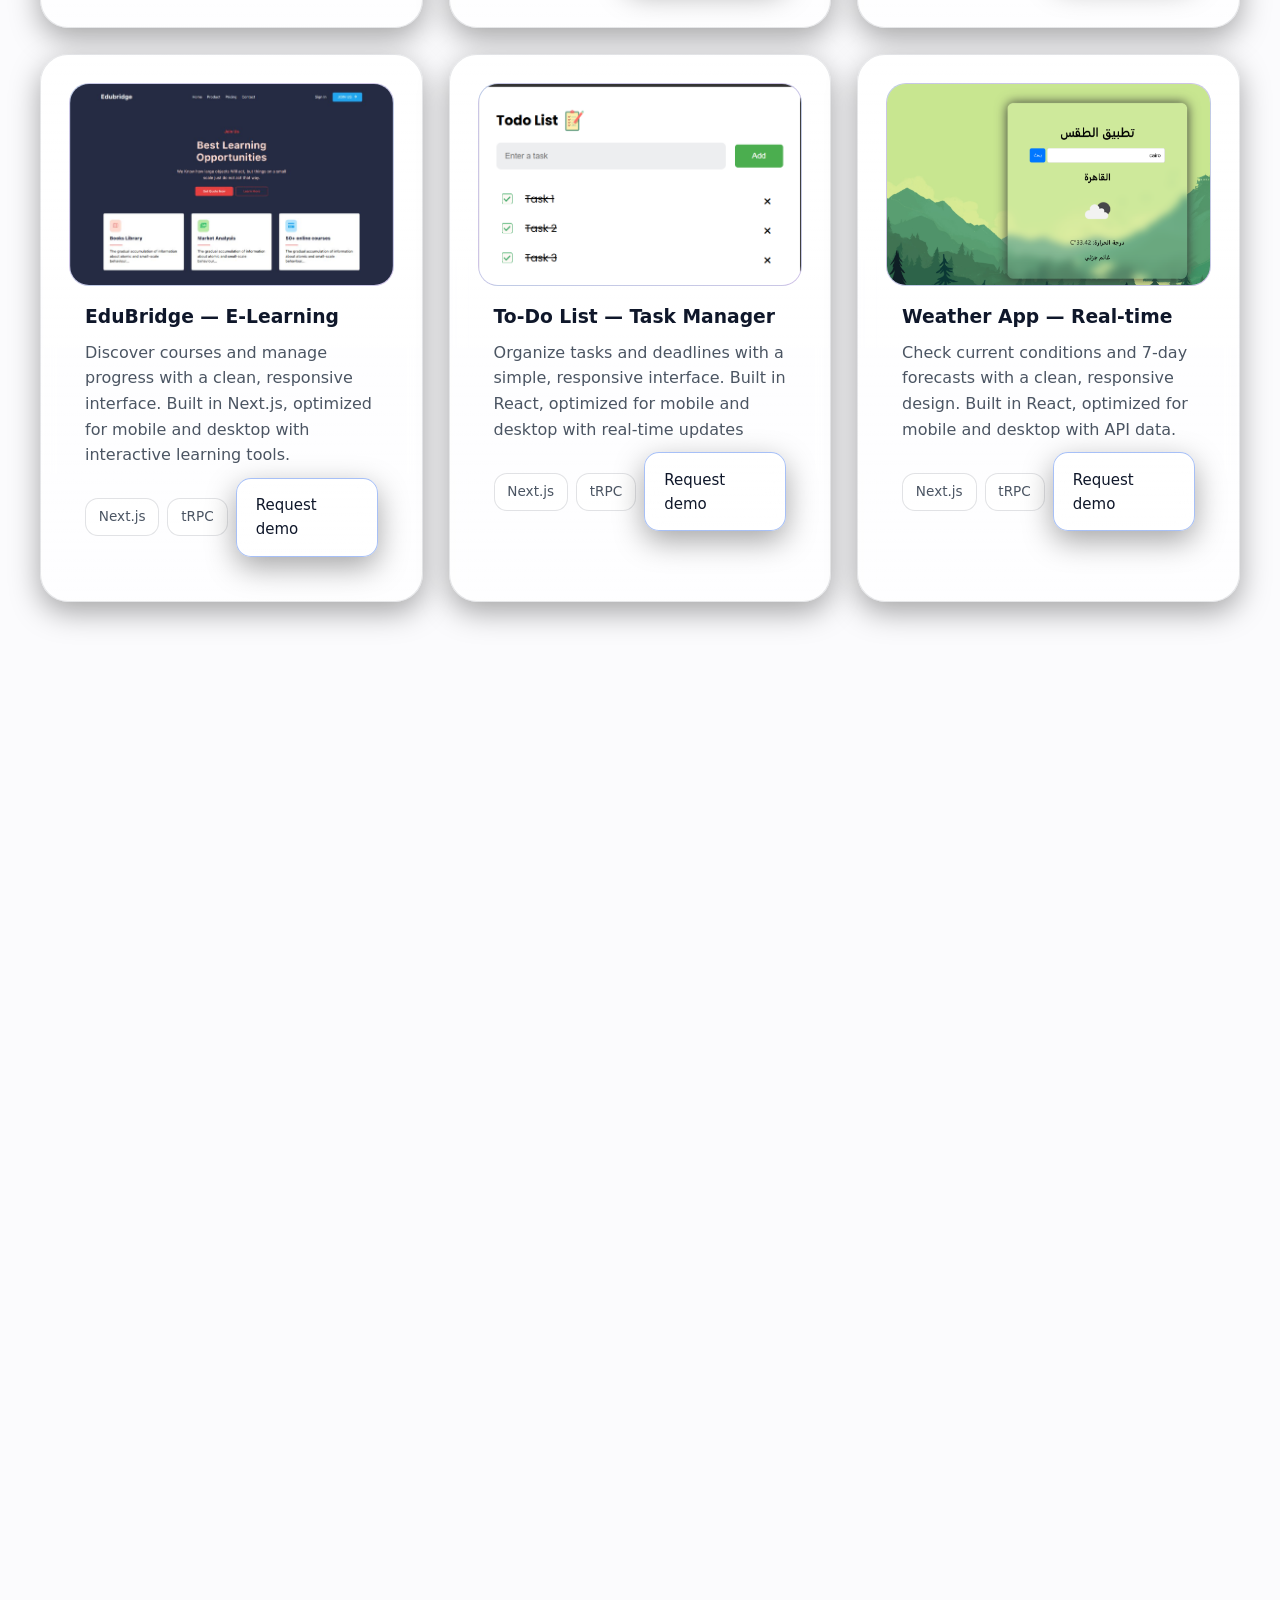
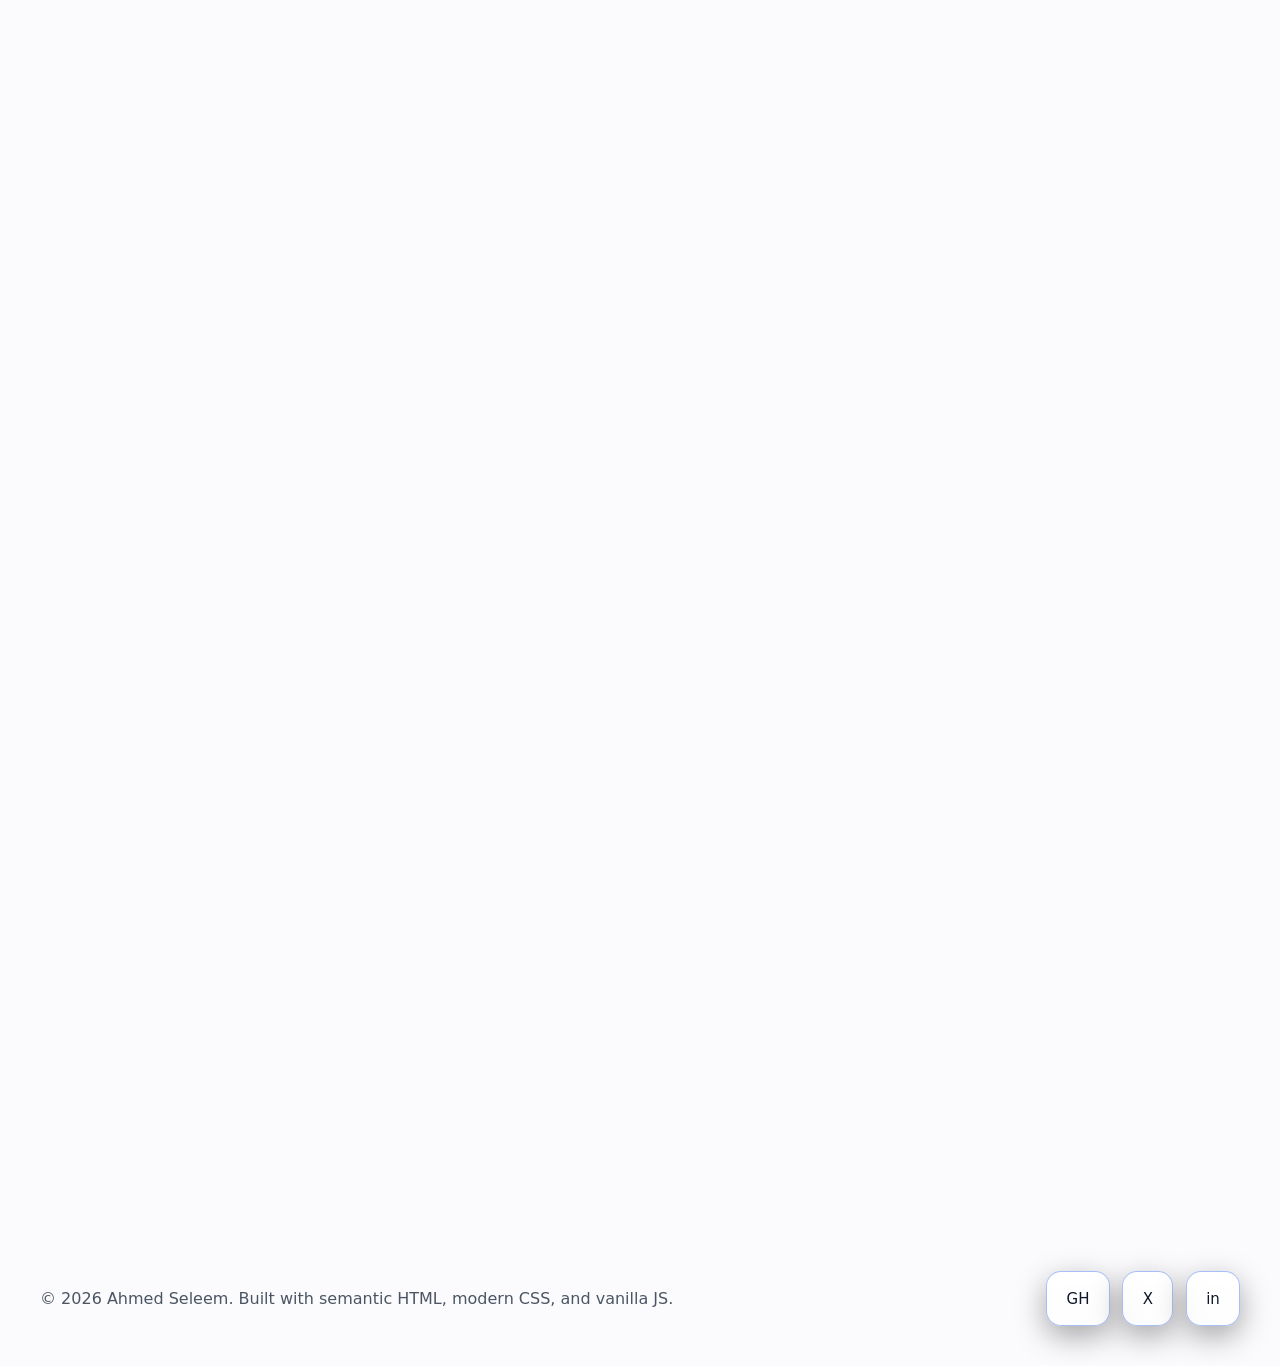
<file: index.html.html>
<!DOCTYPE html>
<html lang="en">
  <head>
    <meta charset="utf-8" />
    <meta name="viewport" content="width=device-width, initial-scale=1" />
    <title>Ahmed Seleem — Full‑Stack Web Developer</title>
    <meta
      name="description"
      content="Ultra‑modern, elegant, animated portfolio for a full‑stack web developer. Responsive, accessible, and packed with delightful animations."
    />
    <link rel="stylesheet" href="style.css" />
    <meta name="color-scheme" content="light dark" />
  </head>
  <body>
    <!-- Canvas Particles Background -->
    <canvas
      id="bg-canvas"
      aria-hidden="true"
      style="
        position: fixed;
        inset: 0;
        z-index: -1;
        block-size: 100vh;
        inline-size: 100vw;
      "
    ></canvas>

<header class="site-header" id="siteHeader">
  <div class="container nav">
    <!-- Brand (logo only, no text) -->
    <a href="#home" class="brand" aria-label="Home">
      <!-- Inline SVG logo: hexagon + </> -->
      <svg viewBox="0 0 120 120" class="logo" role="img" aria-hidden="false" focusable="false">
        <defs>
          <linearGradient id="logoGrad" x1="0%" x2="100%">
            <stop offset="0%" stop-color="var(--logo-accent-1)" />
            <stop offset="100%" stop-color="var(--logo-accent-2)" />
          </linearGradient>
          <filter id="logoShadow" x="-50%" y="-50%" width="200%" height="200%">
            <feDropShadow dx="0" dy="6" stdDeviation="10" flood-color="rgba(0,0,0,0.18)" />
          </filter>
        </defs>

        <!-- Hexagon -->
        <polygon
          points="60,6 106,32 106,88 60,114 14,88 14,32"
          fill="none"
          stroke="url(#logoGrad)"
          stroke-width="6"
          stroke-linejoin="round"
          filter="url(#logoShadow)"
          class="logo-hex"
        />

        <!-- Left chevron '<' -->
        <polyline
          points="46,44 36,60 46,76"
          fill="none"
          stroke="url(#logoGrad)"
          stroke-width="6"
          stroke-linecap="round"
          stroke-linejoin="round"
          class="logo-chevron"
        />

        <!-- Right chevron '>' -->
        <polyline
          points="74,44 84,60 74,76"
          fill="none"
          stroke="url(#logoGrad)"
          stroke-width="6"
          stroke-linecap="round"
          stroke-linejoin="round"
          class="logo-chevron"
        />
      </svg>
    </a>
        <nav aria-label="Primary">
          <a href="#about">About</a>
          <a href="#skills">Skills</a>
          <a href="#projects">Projects</a>
          <a href="#experience">Experience</a>
          <a href="#testimonials">Testimonials</a>
          <a href="#contact">Contact</a>
        </nav>
        <button
          class="theme-toggle"
          id="themeToggle"
          aria-label="Toggle theme"
          title="Toggle theme"
        >
          <span class="icon sun">☀️</span>
          <span class="icon moon">🌙</span>
        </button>
      </div>
    </header>
    <!-- MOBILE HEADER -->
    <header class="mobile-header">
      <a href="#home" class="brand" aria-label="Home">
      <!-- Inline SVG logo: hexagon + </> -->
      <svg viewBox="0 0 120 120" class="logo" role="img" aria-hidden="false" focusable="false">
        <defs>
          <linearGradient id="logoGrad" x1="0%" x2="100%">
            <stop offset="0%" stop-color="var(--logo-accent-1)" />
            <stop offset="100%" stop-color="var(--logo-accent-2)" />
          </linearGradient>
          <filter id="logoShadow" x="-50%" y="-50%" width="200%" height="200%">
            <feDropShadow dx="0" dy="6" stdDeviation="10" flood-color="rgba(0,0,0,0.18)" />
          </filter>
        </defs>

        <!-- Hexagon -->
        <polygon
          points="60,6 106,32 106,88 60,114 14,88 14,32"
          fill="none"
          stroke="url(#logoGrad)"
          stroke-width="6"
          stroke-linejoin="round"
          filter="url(#logoShadow)"
          class="logo-hex"
        />

        <!-- Left chevron '<' -->
        <polyline
          points="46,44 36,60 46,76"
          fill="none"
          stroke="url(#logoGrad)"
          stroke-width="6"
          stroke-linecap="round"
          stroke-linejoin="round"
          class="logo-chevron"
        />

        <!-- Right chevron '>' -->
        <polyline
          points="74,44 84,60 74,76"
          fill="none"
          stroke="url(#logoGrad)"
          stroke-width="6"
          stroke-linecap="round"
          stroke-linejoin="round"
          class="logo-chevron"
        />
      </svg>
    </a>
      <div class="hamburger" id="hamburger">
        <span></span>
        <span></span>
        <span></span>
      </div>
    </header>

    <!-- MOBILE MENU -->
    <nav class="mobile-menu" id="mobileMenu">
      <a href="#hero">Home</a>
      <a href="#experience">Experience</a>
      <a href="#projects">Projects</a>
      <a href="#testimonials">Testimonials</a>
      <a href="#contact">Contact</a>
    </nav>

    <main id="home">
      <!-- HERO -->
      <section class="hero section">
        <div class="blob one"></div>
        <div class="blob two"></div>

        <div class="container hero-inner reveal" data-anim>
          <div class="badge-row">
            <span class="chip">Full‑Stack Developer</span>
            <span class="chip">UI Engineer</span>
            <span class="chip">Performance‑first</span>
          </div>
          <h1 class="title">
            Crafting delightful web experiences with
            <span class="gradient-text">clean code</span> & immersive
            <span class="gradient-text">animations</span>.
          </h1>
          <p class="lead">
            I design, build, and optimize modern web apps — from pixel‑perfect
            front‑ends to scalable back‑ends. Minimal, fast, and accessible by
            default.
          </p>
          <div class="cta-row">
            <a class="btn primary" href="#projects">Explore Projects</a>
            <a class="btn" href="#contact">Hire Me</a>
          </div>
          <div
            class="grid"
            style="
              grid-template-columns: repeat(6, 1fr);
              gap: 10px;
              margin-top: 12px;
              place-items: center;
            "
          >
            <span class="chip glow">TypeScript</span>
            <span class="chip">React</span>
            <span class="chip">Next.js</span>
            <span class="chip">Node.js</span>
            <span class="chip">PostgreSQL</span>
            <span class="chip">Docker</span>
          </div>
        </div>
        <div class="scroll-indicator" aria-hidden="true">
          <span class="mouse"><span class="wheel"></span></span> Scroll
        </div>
      </section>

      <!-- ABOUT -->
      <section id="about" class="section">
        <div class="container about reveal" data-anim>
          <div class="panel card shine">
            <span class="subtitle">About</span>
            <h2
              class="title"
              style="font-size: clamp(1.6rem, 5vw, 2.2rem); margin-top: 8px"
            >
              Hi, I’m Ahmed — I turn ideas into polished products.
            </h2>
            <p style="margin-top: 12px">
              I focus on building web applications that are fast, accessible,
              and easy to use. I enjoy working across the stack, from designing
              smooth user interfaces to writing clean, maintainable back-end
              code.
            </p>
            <ul
              class="grid"
              style="margin-top: 16px; grid-template-columns: repeat(2, 1fr)"
            >
              <li>✅ End‑to‑end product delivery</li>
              <li>⚡ Lighthouse‑friendly performance</li>
              <li>🔐 Auth, RBAC & security best practices</li>
              <li>🧪 Testing: Vitest, Playwright</li>
            </ul>
            <div
              class="grid"
              style="margin-top: 16px; grid-template-columns: repeat(3, 1fr)"
            >
              <a class="btn" href="#contact">Available for work</a>
              <a class="btn" href="#projects">See recent work</a>
              <a class="btn" href="#skills">My toolbox</a>
            </div>
          </div>
          <div class="avatar card" aria-label="Portrait placeholder">
            <img class="my-photo"
              src="./FB_IMG_1731688608148.jpg"
              alt="My Photo"
              width="400"
              height="400"
              style="border-radius: 50%; object-fit: cover"
            />
          </div>
        </div>
      </section>

      <!-- SKILLS -->
      <section id="skills" class="section">
        <div class="container">
          <div class="reveal" data-anim>
            <span class="subtitle">Skills</span>
            <h2
              class="title"
              style="font-size: clamp(1.6rem, 5vw, 2.2rem); margin-top: 8px"
            >
              A well‑balanced toolbox
            </h2>
            <p class="lead" style="margin-top: 8px">
              I ship reliable, fast apps using modern stacks and strong
              fundamentals.
            </p>
          </div>
          <div class="skills" style="margin-top: 22px">
            <div class="skill card panel reveal" data-anim>
              <div
                class="grid"
                style="grid-template-columns: 1fr auto; align-items: center"
              >
                <strong>TypeScript</strong>
                <span class="chip">Expert</span>
              </div>
              <div class="meter" style="margin-top: 10px">
                <span data-meter="92"></span>
              </div>
            </div>
            <div class="skill card panel reveal" data-anim>
              <div
                class="grid"
                style="grid-template-columns: 1fr auto; align-items: center"
              >
                <strong>React / Next.js</strong>
                <span class="chip">Advanced</span>
              </div>
              <div class="meter" style="margin-top: 10px">
                <span data-meter="90"></span>
              </div>
            </div>
            <div class="skill card panel reveal" data-anim>
              <div
                class="grid"
                style="grid-template-columns: 1fr auto; align-items: center"
              >
                <strong>Node.js / Express</strong>
                <span class="chip">Advanced</span>
              </div>
              <div class="meter" style="margin-top: 10px">
                <span data-meter="88"></span>
              </div>
            </div>
            <div class="skill card panel reveal" data-anim>
              <div
                class="grid"
                style="grid-template-columns: 1fr auto; align-items: center"
              >
                <strong>PostgreSQL / Prisma</strong>
                <span class="chip">Advanced</span>
              </div>
              <div class="meter" style="margin-top: 10px">
                <span data-meter="84"></span>
              </div>
            </div>
            <div class="skill card panel reveal" data-anim>
              <div
                class="grid"
                style="grid-template-columns: 1fr auto; align-items: center"
              >
                <strong>Testing (Vitest, Playwright)</strong>
                <span class="chip">Strong</span>
              </div>
              <div class="meter" style="margin-top: 10px">
                <span data-meter="80"></span>
              </div>
            </div>
            <div class="skill card panel reveal" data-anim>
              <div
                class="grid"
                style="grid-template-columns: 1fr auto; align-items: center"
              >
                <strong>CI/CD (Docker, GitHub Actions)</strong>
                <span class="chip">Strong</span>
              </div>
              <div class="meter" style="margin-top: 10px">
                <span data-meter="78"></span>
              </div>
            </div>
            <div class="skill card panel reveal" data-anim>
              <div
                class="grid"
                style="grid-template-columns: 1fr auto; align-items: center"
              >
                <strong>GraphQL / tRPC</strong>
                <span class="chip">Strong</span>
              </div>
              <div class="meter" style="margin-top: 10px">
                <span data-meter="88"></span>
              </div>

              
          </div>
            <div class="skill card panel reveal" data-anim>
              <div
                class="grid"
                style="grid-template-columns: 1fr auto; align-items: center"
              >
                <strong>Tailwind CSS</strong>
                <span class="chip">Advanced</span>
              </div>
              <div class="meter" style="margin-top: 10px">
                <span data-meter="88"></span>
              </div>

              
          </div>
          
          
        </div>
      </section>
<!-- PROJECTS -->
<section id="projects" class="section">
  <div class="container">
    <div class="reveal" data-anim>
      <span class="subtitle">Projects</span>
      <h2 class="title" style="font-size: clamp(1.6rem, 5vw, 2.2rem); margin-top: 8px">
        Selected work
      </h2>
      <p class="lead" style="margin-top: 8px">
        A snapshot of products I've built — from dashboards to real‑time apps.
      </p>
    </div>

    <div class="projects" style="margin-top: 22px">
      <!-- Repeated Project Card (copy of the last one) -->
      <article class="project card shine panel reveal tilt" data-anim>
        <div class="cover" role="img" aria-label="Analytics dashboard">
          <img
            src="./imgProjects/food/download.png"
            alt="Decorative graphic"
            width="800"
            height="500"
            style="max-width: 100%; height: auto"
          />
        </div>
        <div class="overlay"></div>
        <div style="padding: 16px; position: relative; z-index: 1">
          <h3>Tomato — Food Ordering </h3>
          <p style="color: var(--muted)">
            Browse restaurants and menus with a clean, responsive design built in Next.js. Optimized for mobile and desktop, front-end only.
          </p>
          <div
            class="grid"
            style="
              grid-template-columns: auto auto 1fr;
              align-items: center;
              gap: 0.5rem;
              margin-top: 10px;
            "
          >
            <span class="chip">Next.js</span>
            <span class="chip">tRPC</span>
            <a class="btn" href="https://tomato-v1.vercel.app/" target="_blank">Request demo</a>
          </div>
        </div>
      </article>

      <article class="project card shine panel reveal tilt" data-anim>
        <div class="cover" role="img" aria-label="Analytics dashboard">
          <img
            src="./imgProjects/university-assignments/Screenshot 2025-09-10 094725.png"
            alt="Decorative graphic"
            width="800"
            height="500"
            style="max-width: 120%; height: auto"
          />
        </div>
        <div class="overlay"></div>
        <div style="padding: 16px; position: relative; z-index: 1">
          <h3>University Assignments System</h3>
          <p style="color: var(--muted)">
            
            Manage submissions and grading with a powerful React dashboard and Telegram bot. Built with .NET and SQL Server, optimized for students and admins. 
          </p>
          <div
            class="grid"
            style="
              grid-template-columns: auto auto 1fr;
              align-items: center;
              gap: 0.5rem;
              margin-top: 10px;
            "
          >
            <span class="chip">.Net</span>
            <span class="chip">tRPC</span>
            <a class="btn" href="https://university-assignments-9m27.vercel.app/" target="_blank">Request demo</a>
          </div>
        </div>
      </article>

     

      <article class="project card shine panel reveal tilt" data-anim>
        <div class="cover" role="img" aria-label="Analytics dashboard">
          <img
            src="./imgProjects/multi-step/preview.jpg"
            alt="Decorative graphic"
            width="800"
            height="500"
            style="max-width: 100%; height: auto"
          />
        </div>
        <div class="overlay"></div>
        <div style="padding: 16px; position: relative; z-index: 1">
          <h3>Multi-Step Form</h3>
          <p style="color: var(--muted)">
            
Streamline user onboarding with a clean, responsive multi-step form. Built in React with validation, progress tracking, and smooth animations for better UX.
          </p>
          <div
            class="grid"
            style="
              grid-template-columns: auto auto 1fr;
              align-items: center;
              gap: 0.5rem;
              margin-top: 10px;
            "
          >
            <span class="chip">Next.js</span>
            <span class="chip">tRPC</span>
            <a class="btn" href="https://ahmed12g4.github.io/Multi-step/" target="_blank">Request demo</a>
          </div>
        </div>
      </article>

       <article class="project card shine panel reveal tilt" data-anim>
        <div class="cover" role="img" aria-label="Analytics dashboard">
          <img
            src="./imgProjects/edubridge/download (1).png"
            alt="Decorative graphic"
            width="800"
            height="500"
            style="max-width: 100%; height: auto"
          />
        </div>
        <div class="overlay"></div>
        <div style="padding: 16px; position: relative; z-index: 1">
          <h3>EduBridge — E-Learning </h3>
          <p style="color: var(--muted)">
            
Discover courses and manage progress with a clean, responsive interface. Built in Next.js, optimized for mobile and desktop with interactive learning tools.
          </p>
          <div
            class="grid"
            style="
              grid-template-columns: auto auto 1fr;
              align-items: center;
              gap: 0.5rem;
              margin-top: 10px;
            "
          >
            <span class="chip">Next.js</span>
            <span class="chip">tRPC</span>
            <a class="btn" href="https://edubridge-edu-v1.vercel.app/" target="_blank">Request demo</a>
          </div>
        </div>
      </article>

      <article class="project card shine panel reveal tilt" data-anim>
        <div class="cover" role="img" aria-label="Analytics dashboard">
          <img
            src="./imgProjects/To-do/Screenshot 2025-08-04 202101.PNG"
            alt="Decorative graphic"
            width="800"
            height="500"
            style="max-width: 100%; height: auto"
          />
        </div>
        <div class="overlay"></div>
        <div style="padding: 16px; position: relative; z-index: 1">
          <h3>To-Do List — Task Manager</h3>
          <p style="color: var(--muted)">
            
Organize tasks and deadlines with a simple, responsive interface. Built in React, optimized for mobile and desktop with real-time updates
          </p>
          <div
            class="grid"
            style="
              grid-template-columns: auto auto 1fr;
              align-items: center;
              gap: 0.5rem;
              margin-top: 10px;
            "
          >
            <span class="chip">Next.js</span>
            <span class="chip">tRPC</span>
            <a class="btn" href="https://ahmed12g4.github.io/To---Do-list/" target="_blank">Request demo</a>
          </div>
        </div>
      </article>

      <article class="project card shine panel reveal tilt" data-anim>
        <div class="cover" role="img" aria-label="Analytics dashboard">
          <img
            src="./imgProjects/weather-app/Screenshot 2025-08-04 201510.PNG"
            alt="Decorative graphic"
            width="900"
            height="600"
            style="max-width: 130%; height: auto"
          />
        </div>
        <div class="overlay"></div>
        <div style="padding: 16px; position: relative; z-index: 1">
          <h3>Weather App — Real-time </h3>
          <p style="color: var(--muted)">
            
Check current conditions and 7-day forecasts with a clean, responsive design. Built in React, optimized for mobile and desktop with API data.
          </p>
          <div
            class="grid"
            style="
              grid-template-columns: auto auto 1fr;
              align-items: center;
              gap: 0.5rem;
              margin-top: 10px;
            "
          >
            <span class="chip">Next.js</span>
            <span class="chip">tRPC</span>
            <a class="btn" href="https://ahmed12g4.github.io/Coming-Soon-challenge/" target="_blank">Request demo</a>
          </div>
        </div>
      </article>

    </div>
  </div>
</section>

      <!-- EXPERIENCE -->
      <section id="experience" class="section">
        <div class="container">
          <div class="reveal" data-anim>
            <span class="subtitle">Experience</span>
            <h2
              class="title"
              style="font-size: clamp(1.6rem, 5vw, 2.2rem); margin-top: 8px"
            >
              Where I've contributed
            </h2>
          </div>
          <div
            class="grid"
            style="
              margin-top: 20px;
              grid-template-columns: 1.1fr 0.9fr;
              align-items: start;
              gap: var(--grid-gap);
            "
          >
            <div class="card panel reveal" data-anim>
              <div class="timeline">
                <div class="time-item">
                  <h3>Lead Front‑End Engineer · NovaTech</h3>
                  <p class="chip" style="margin: 0.4rem 0">2022 — Present</p>
                  <p>
                    Worked on improving UI performance and maintaining a reusable component system.
                  </p>
                </div>
                <div class="time-item">
                  <h3>Full‑Stack Developer · Orbit Labs</h3>
                  <p class="chip" style="margin: 0.4rem 0">2023 — Present</p>
                  <p>
                    Built micro‑services with robust CI/CD and observability.
                    Paginated APIs that scale.
                  </p>
                </div>
                <div class="time-item">
                  <h3>Front‑End Developer · Freelance</h3>
                  <p class="chip" style="margin: 0.4rem 0">2022 — Present</p>
                  <p>
                    Shipped dozens of websites and SPAs for startups and
                    agencies worldwide.
                  </p>
                </div>
              </div>
            </div>

            <div class="grid" style="gap: var(--grid-gap)">
              <div class="stats reveal" data-anim>
                <div class="stat card">
                  <div class="num" data-counter="120">0</div>
                  <div class="subtitle" style="margin-top: 6px">
                    Projects delivered
                  </div>
                </div>
                <div class="stat card">
                  <div class="num" data-counter="98">0</div>
                  <div class="subtitle" style="margin-top: 6px">
                    Performance score (avg)
                  </div>
                </div>
                <div class="stat card">
                  <div class="num" data-counter="24">0</div>
                  <div class="subtitle" style="margin-top: 6px">
                    Happy clients
                  </div>
                </div>
                <div class="stat card">
                  <div class="num" data-counter="3">0</div>
                  <div class="subtitle" style="margin-top: 6px">
                    Years experience
                  </div>
                </div>
              </div>

              <div class="panel card reveal" data-anim>
                <h3 style="margin-bottom: 8px">Services</h3>
                <ul class="grid" style="grid-template-columns: repeat(2, 1fr)">
                  <li>Design systems</li>
                  <li>SPA / SSR apps</li>
                  <li>API design</li>
                  <li>Performance audits</li>
                </ul>
              </div>
            </div>
          </div>
        </div>
      </section>

      <!-- TESTIMONIALS -->
      <section id="testimonials" class="section">
        <div class="container">
          <div class="reveal" data-anim>
            <span class="subtitle">Testimonials</span>
            <h2
              class="title"
              style="font-size: clamp(1.6rem, 5vw, 2.2rem); margin-top: 8px"
            >
              Nice things clients say
            </h2>
          </div>

          <div
            class="slider card panel reveal"
            data-anim
            style="margin-top: 16px"
          >
            <div class="slides" id="slides">
              <article class="slide">
                <p class="lead">
                  “Ahmed transformed our dashboard into a fast, elegant
                  experience. Conversion went up 18%.”
                </p>
                <p class="chip-1" style="margin-top: 8px">
                  — Lena · Product Lead @ NovaTech
                </p>
              </article>
              <article class="slide">
                <p class="lead">
                  “Top‑notch engineering and design sense. Clean codebase and
                  great documentation.”
                </p>
                <p class="chip-1"  style="margin-top: 8px">
                  — Omar · CTO @ Orbit Labs
                </p>
              </article>
              <article class="slide">
                <p class="lead">
                  “Great communication and rapid iterations. We shipped ahead of
                  schedule.”
                </p>
                <p class="chip-1" style="margin-top: 8px">
                  — Sara · Founder @ Bloom
                </p>
              </article>
            </div>
            <button class="slider-btn prev" aria-label="Previous" id="prev">
              ◀
            </button>
            <button class="slider-btn next" aria-label="Next" id="next">
              ▶
            </button>
          </div>
        </div>
      </section>

      <!-- CONTACT -->
      <section id="contact" class="section">
        <div class="container">
          <div class="reveal" data-anim>
            <span class="subtitle">Contact</span>
            <h2
              class="title"
              style="font-size: clamp(1.6rem, 5vw, 2.2rem); margin-top: 8px"
            >
              Let’s build something great
            </h2>
          </div>

          <div
            class="grid"
            style="
              margin-top: 20px;
              grid-template-columns: 1fr 0.9fr;
              gap: var(--grid-gap);
            "
          >
            <form
              class="card panel reveal"
              data-anim
              onsubmit="event.preventDefault(); alert('Thanks! I will get back to you shortly.'); this.reset();"
            >
              <div
                class="grid"
                style="grid-template-columns: 1fr 1fr; gap: 12px"
              >
                <div>
                  <label for="name" class="subtitle">Name</label>
                  <input
                    id="name"
                    name="name"
                    required
                    placeholder="Your name"
                    style="
                      margin-top: 6px;
                      width: 100%;
                      padding: 0.8rem 1rem;
                      border-radius: 12px;
                      border: 1px solid
                        color-mix(in oklab, var(--text) 12%, transparent);
                      background: color-mix(
                        in oklab,
                        var(--panel) 90%,
                        transparent
                      );
                      color: var(--text);
                    "
                  />
                </div>
                <div>
                  <label for="email" class="subtitle">Email</label>
                  <input
                    id="email"
                    type="email"
                    required
                    placeholder="you@example.com"
                    style="
                      margin-top: 6px;
                      width: 100%;
                      padding: 0.8rem 1rem;
                      border-radius: 12px;
                      border: 1px solid
                        color-mix(in oklab, var(--text) 12%, transparent);
                      background: color-mix(
                        in oklab,
                        var(--panel) 90%,
                        transparent
                      );
                      color: var(--text);
                    "
                  />
                </div>
              </div>
              <div style="margin-top: 12px">
                <label for="message" class="subtitle">Message</label>
                <textarea
                  id="message"
                  rows="5"
                  required
                  placeholder="Tell me about your project"
                  style="
                    margin-top: 6px;
                    width: 100%;
                    padding: 0.8rem 1rem;
                    border-radius: 12px;
                    border: 1px solid
                      color-mix(in oklab, var(--text) 12%, transparent);
                    background: color-mix(
                      in oklab,
                      var(--panel) 90%,
                      transparent
                    );
                    color: var(--text);
                  "
                ></textarea>
              </div>
              <div
                style="
                  margin-top: 12px;
                  display: flex;
                  gap: 10px;
                  align-items: center;
                  justify-content: space-between;
                "
              >
                <div class="chip">Avg response: ~1 business day</div>
                <button class="btn primary" type="submit">Send Message</button>
              </div>
            </form>

            <aside class="card panel reveal" data-anim>
              <h3>Quick links</h3>
              <ul style="margin-top: 10px; line-height: 1.9">
                <li>
                  🟢  
                  <a href="Whatsapp"
                    >01201225850</a
                  >
                </li>
                <li>
                  📧
                  <a href="ahmedalaaseleem989@gmail.com"
                    >ahmedalaaseleem989@gmail.com</a
                  >
                </li>
                <li>🐙 <a href="https://github.com/ahmed12g4">github.com/ahmedseleem</a></li>
                <li>💼 <a href="https://www.linkedin.com/in/ahmed-seleem-6337b4333/">linkedin.com/in/ahmedseleem</a></li>
                <li>📍 Cairo, Egypt · Remote friendly</li>
              </ul>
              <div
                class="grid"
                style="margin-top: 12px; grid-template-columns: repeat(3, 1fr)"
              >
                <span class="chip">Available</span>
                <span class="chip">UTC+2 / UTC+3</span>
                <span class="chip">English · Arabic</span>
              </div>
            </aside>
          </div>
        </div>
      </section>
    </main>

    <footer class="container">
      <div
        class="grid"
        style="
          grid-template-columns: 1fr auto;
          align-items: center;
          gap: var(--grid-gap);
        "
      >
        <p>
          © <span id="year"></span> Ahmed Seleem. Built with semantic HTML,
          modern CSS, and vanilla JS.
        </p>
        <div class="socials">
          <a class="btn" href="https://github.com/ahmed12g4" aria-label="GitHub">GH</a>
          <a class="btn" href="#" aria-label="Twitter">X</a>
          <a class="btn" href="https://www.linkedin.com/in/ahmed-seleem-6337b4333/" aria-label="LinkedIn">in</a>
        </div>
      </div>
    </footer>

    <a
      href="#home"
      class="btn back-to-top"
      id="backToTop"
      aria-label="Back to top"
      >↑</a
    >

    <script src="script.js"></script>
  </body>
</html>
</file>
<file: style.css>
/* ========= CSS RESET ========= */
*,
*::before,
*::after {
  box-sizing: border-box;
}
* {
  margin: 0;
}
html:focus-within {
  scroll-behavior: smooth;
}
body {
  min-height: 100vh;
  text-rendering: optimizeLegibility;
  -webkit-font-smoothing: antialiased;
}
img,
picture,
svg,
video,
canvas {
  display: block;
  max-width: 100%;
}
input,
button,
textarea,
select {
  font: inherit;
}
:root {
  --bg: #0b0f14;
  --panel: #0f1520;
  --panel-glass: color-mix(in oklab, var(--panel) 60%, transparent);
  --text: #e6edf6;
  --muted: #9db2cf;
  --brand: #6ae3ff; /* accent */
  --brand-2: #8b5cf6; /* secondary */
  --ok: #22c55e;
  --warn: #f59e0b;
  --danger: #ef4444;
  --shadow: 0 10px 30px rgba(0, 0, 0, 0.35);
  --radius: 20px;
  --radius-lg: 28px;
  --grid-gap: clamp(16px, 2vw, 28px);
  --font-sans: ui-sans-serif, system-ui, -apple-system, Segoe UI, Roboto,
    "Helvetica Neue", Arial, "Apple Color Emoji", "Segoe UI Emoji";
  --font-mono: ui-monospace, SFMono-Regular, Menlo, Monaco, Consolas,
    "Liberation Mono", "Courier New", monospace;
  --maxw: 1200px;
}
@media (prefers-color-scheme: light) {
  :root {
    --bg: #fbfbfd;
    --panel: #ffffff;
    --panel-glass: rgba(255, 255, 255, 0.6);
    --text: #0f172a;
    --muted: #4b5563;
    --brand: #2563eb;
    --brand-2: #7c3aed;
  }
}
[data-theme="light"] {
  --bg: #fbfbfd;
  --panel: #ffffff;
  --panel-glass: rgba(255, 255, 255, 0.6);
  --text: #0f172a;
  --muted: #4b5563;
  --brand: #2563eb;
  --brand-2: #7c3aed;
}

body {
  background: radial-gradient(
      1200px 600px at 80% -10%,
      color-mix(in oklab, var(--brand) 15%, transparent),
      transparent
    ),
    radial-gradient(
      800px 400px at 10% 10%,
      color-mix(in oklab, var(--brand-2) 20%, transparent),
      transparent
    ),
    var(--bg);
  color: var(--text);
  font-family: var(--font-sans);
  line-height: 1.6;
}

/* ========= Utilities ========= */
.container {
  width: min(100% - 32px, var(--maxw));
  margin-inline: auto;
}
.grid {
  display: grid;
  gap: var(--grid-gap);
}
.btn {
  display: flex;
  align-items: center;
  justify-content: center;
  font-size: 15px;
  gap: 0.6rem;
  padding: 0.9rem 1.2rem;
  border-radius: 15px;
  border: 1px solid color-mix(in oklab, var(--brand) 40%, transparent);
  background: linear-gradient(
    180deg,
    color-mix(in oklab, var(--panel) 86%, transparent),
    color-mix(in oklab, var(--panel) 60%, transparent)
  );
  color: var(--text);
  text-decoration: none;
  box-shadow: 0 1px 0 rgba(255, 255, 255, 0.06) inset, var(--shadow);
  backdrop-filter: blur(8px);
  transform: translateZ(0);
  transition: transform 0.2s ease, filter 0.2s ease, background 0.3s ease,
    border-color 0.3s ease;
}
.btn:hover {
  transform: translateY(-2px);
  filter: brightness(1.05);
}
.btn.primary {
  background: linear-gradient(
    135deg,
    color-mix(in oklab, var(--brand) 80%, #fff 0%),
    color-mix(in oklab, var(--brand-2) 80%, #fff 0%)
  );
  color: #fff;
  border-color: transparent;
  cursor: pointer;
  border-radius: 11px;
}
.chip {
  display: inline-flex;
  align-items: center;
  gap: 0.5rem;
  padding: 0.45rem 0.8rem;
  border-radius: 13px;
  background: color-mix(in oklab, var(--panel) 60%, transparent);
  border: 1px solid color-mix(in oklab, var(--text) 12%, transparent);
  font-size: 0.85rem;
  color: var(--muted);
}
.card {
  background: linear-gradient(
    180deg,
    color-mix(in oklab, var(--panel) 92%, transparent),
    color-mix(in oklab, var(--panel) 70%, transparent)
  );
  border: 1px solid color-mix(in oklab, var(--text) 10%, transparent);
  border-radius: var(--radius-lg);
  box-shadow: var(--shadow);
  backdrop-filter: blur(10px);
}
.section {
  padding: clamp(64px, 10vw, 120px) 0;
  position: relative;
}
.subtitle {
  color: var(--muted);
  letter-spacing: 0.12em;
  text-transform: uppercase;
  font-size: 0.8rem;
}
.title {
  font-size: clamp(2rem, 6vw, 3.2rem);
  line-height: 1.1;
  font-weight: 800;
}
.lead {
  font-size: clamp(1.05rem, 2.2vw, 1.25rem);
  color: color-mix(in oklab, var(--text) 80%, #777);
}
.gradient-text {
  background: linear-gradient(90deg, var(--brand), var(--brand-2));
  -webkit-background-clip: text;
  background-clip: text;
  color: transparent;
}

/* ========= Header / Nav ========= */
header.site-header {
  position: sticky;
  top: 0;
  z-index: 50;
  backdrop-filter: blur(10px);
  background: color-mix(in oklab, var(--panel) 65%, transparent);
  border-bottom: 1px solid color-mix(in oklab, var(--text) 10%, transparent);
}
.nav {
  display: flex;
  align-items: center;
  justify-content: space-between;
  gap: 1rem;
  padding: 0.8rem 0;
}
.brand {
  display: flex;
  align-items: center;
  gap: 0.8rem;
  font-weight: 700;
  letter-spacing: 0.02em;
}
.brand img {
  width: 70px;
  height: 50px;
  filter: drop-shadow(
    0 6px 14px color-mix(in oklab, var(--brand) 30%, transparent)
  );
}
nav a {
  color: var(--muted);
  text-decoration: none;
  padding: 0.6rem 0.8rem;
  border-radius: 12px;
  transition: color 0.2s ease, background 0.2s ease, transform 0.2s ease;
}
nav a:hover {
  color: var(--text);
  background: color-mix(in oklab, var(--text) 6%, transparent);
  transform: translateY(-1px);
}
.theme-toggle {
  border: none;
  background: transparent;
  color: var(--muted);
  padding: 0.5rem 0.7rem;
  border-radius: 12px;
  cursor: pointer;
  transition: transform 0.2s ease, background 0.2s ease;
}
.theme-toggle:hover {
  background: color-mix(in oklab, var(--text) 6%, transparent);
  transform: translateY(-1px) rotate(-3deg);
}

/* ========= Hero ========= */
.hero {
  position: relative;
  min-height: 80vh;
  display: grid;
  place-items: center;
  overflow: hidden;
}
.hero-inner {
  display: grid;
  gap: 1.4rem;
  text-align: center;
  align-items: center;
}
.badge-row {
  display: flex;
  align-items: center;
  justify-content: center;
  gap: 0.6rem;
  flex-wrap: wrap;
}
.cta-row {
  display: flex;
  align-items: center;
  justify-content: center;
  gap: 0.8rem;
  flex-wrap: wrap;
}
.scroll-indicator {
  position: absolute;
  bottom: 24px;
  left: 50%;
  transform: translateX(-50%);
  font-size: 0.9rem;
  color: var(--muted);
  display: flex;
  align-items: center;
  gap: 0.4rem;
}
.scroll-indicator .mouse {
  width: 22px;
  height: 36px;
  border: 2px solid var(--muted);
  border-radius: 999px;
  position: relative;
}
.scroll-indicator .wheel {
  position: absolute;
  top: 6px;
  left: 50%;
  transform: translateX(-50%);
  width: 4px;
  height: 8px;
  border-radius: 2px;
  background: var(--muted);
  animation: wheel 1.6s ease-in-out infinite;
}
@keyframes wheel {
  0%,
  100% {
    transform: translate(-50%, 0);
  }
  50% {
    transform: translate(-50%, 8px);
  }
}

/* Floating deco blobs */
.blob {
  position: absolute;
  filter: blur(30px);
  opacity: 0.35;
  pointer-events: none;
  mix-blend-mode: screen;
}
.blob.one {
  width: 300px;
  height: 300px;
  background: radial-gradient(circle at 30% 30%, var(--brand), transparent 60%);
  top: -40px;
  right: 5%;
  animation: float 12s ease-in-out infinite;
}
.blob.two {
  width: 260px;
  height: 260px;
  background: radial-gradient(
    circle at 70% 70%,
    var(--brand-2),
    transparent 60%
  );
  bottom: -40px;
  left: 6%;
  animation: float 14s ease-in-out reverse infinite;
}
@keyframes float {
  0%,
  100% {
    transform: translateY(0);
  }
  50% {
    transform: translateY(16px);
  }
}

/* ========= Sections ========= */
.panel {
  padding: clamp(20px, 3vw, 28px);
  border-radius: var(--radius-lg);
}
.about {
  display: grid;
  grid-template-columns: 1.2fr 0.8fr;
  align-items: center;
  gap: var(--grid-gap);
}
@media (max-width: 900px) {
  .about {
    grid-template-columns: 1fr;
  }

  .grid .btn {
    display: flex;
    align-items: center;
    justify-content: center;
    margin: 1px;
    font-size: 10px;
    border-radius: 15px;
    padding: 10px;
  }
}
.avatar {
  aspect-ratio: 1 / 1;
  border-radius: 24px;
  background: linear-gradient(
    180deg,
    color-mix(in oklab, var(--panel) 92%, transparent),
    color-mix(in oklab, var(--panel) 70%, transparent)
  );
  border: 1px solid color-mix(in oklab, var(--text) 10%, transparent);
  display: grid;
  place-items: center;
  position: relative;
  overflow: hidden;
}
.avatar::after {
  content: " ";
  position: absolute;
  inset: 0;
  background: radial-gradient(
    400px 200px at -20% 0%,
    rgba(255, 255, 255, 0.08),
    transparent
  );
  pointer-events: none;
}

/* Skills */
.skills {
  display: grid;
  grid-template-columns: repeat(12, 1fr);
  gap: var(--grid-gap);
}
.skill {
  grid-column: span 6;
}
@media (max-width: 900px) {
  .skill {
    grid-column: span 12;
  }

  .my-photo {
    width: 350px;
    height: 350px;
  }
}
.meter {
  height: 10px;
  border-radius: 999px;
  background: color-mix(in oklab, var(--text) 10%, transparent);
  overflow: hidden;
}
.meter > span {
  display: block;
  height: 100%;
  width: 0;
  background: linear-gradient(90deg, var(--brand), var(--brand-2));
  border-radius: inherit;
  box-shadow: inset 0 0 8px rgba(255, 255, 255, 0.15);
  transition: width 1.4s cubic-bezier(0.2, 0.8, 0.2, 1);
}

/* Projects */
.projects {
  display: grid;
  grid-template-columns: repeat(12, 1fr);
  gap: var(--grid-gap);
  align-items: stretch; /* Makes all grid items (cards) the same height */
}

.project {
  grid-column: span 4;
  position: relative;
  overflow: hidden;
  display: flex; /* Enables Flexbox layout for the card's content */
  flex-direction: column; /* Stacks children vertically */
}

.project .content {
  padding: 16px;
  position: relative;
  z-index: 1;
  display: flex;
  flex-direction: column;
  flex-grow: 1; /* Allows this content area to grow and take up space */
}

.project h3 {
  /* ... your existing h3 style ... */
  margin-bottom: 8px; /* Adds space after the title */
}

.project p {
  /* ... your existing p style ... */
  flex-grow: 1; /* Allows the paragraph to grow, pushing other elements down */
}

.project .chips-btns {
  display: flex;
  flex-wrap: wrap;
  align-items: center;
  justify-content: flex-start;
  gap: 0.5rem;
  margin-top: 12px;
}

@media (max-width: 1100px) {
  .project {
    grid-column: span 6;
  }
}
@media (max-width: 700px) {
  .project {
    grid-column: span 12;
  }
}
.project .cover {
  aspect-ratio: 16/10;
  border-radius: var(--radius);
  background: linear-gradient(
    135deg,
    color-mix(in oklab, var(--brand) 20%, transparent),
    color-mix(in oklab, var(--brand-2) 20%, transparent)
  );
  border: 1px solid color-mix(in oklab, var(--text) 10%, transparent);
  overflow: hidden;
  transform: translateZ(0);
}
.project:hover .cover {
  filter: brightness(1.05);
}
.project .overlay {
  position: absolute;
  inset: 0;
  background: linear-gradient(0deg, rgba(0, 0, 0, 0.55), transparent 50%);
  opacity: 0;
  transition: opacity 0.25s ease;
  border-radius: var(--radius);
}
.project:hover .overlay {
  opacity: 1;
}

/* Timeline */
.timeline {
  position: relative;
  padding-left: 32px;
}
.timeline::before {
  content: "";
  position: absolute;
  left: 10px;
  top: 0;
  bottom: 0;
  width: 2px;
  background: color-mix(in oklab, var(--text) 20%, transparent);
}
.time-item {
  position: relative;
  margin-bottom: 22px;
}
.time-item::before {
  content: "";
  position: absolute;
  left: -24px;
  top: 0.5rem;
  width: 10px;
  height: 10px;
  border-radius: 999px;
  background: linear-gradient(90deg, var(--brand), var(--brand-2));
  box-shadow: 0 0 0 4px color-mix(in oklab, var(--text) 12%, transparent);
}

/* Counters */
.stats {
  display: grid;
  grid-template-columns: repeat(4, 1fr);
  gap: var(--grid-gap);
}
@media (max-width: 900px) {
  .stats {
    grid-template-columns: repeat(2, 1fr);
  }
}
@media (max-width: 520px) {
  .stats {
    grid-template-columns: 1fr;
  }
}
.stat {
  text-align: center;
  padding: 26px;
  border-radius: var(--radius-lg);
  border: 1px solid color-mix(in oklab, var(--text) 10%, transparent);
  background: linear-gradient(
    180deg,
    color-mix(in oklab, var(--panel) 92%, transparent),
    color-mix(in oklab, var(--panel) 70%, transparent)
  );
}
.stat .num {
  font-family: var(--font-mono);
  font-weight: 800;
  font-size: clamp(1.8rem, 5vw, 2.4rem);
}

/* Testimonials slider */
.slider {
  position: relative;
  overflow: hidden;
}

.slides {
  display: flex;
  gap: 1.5rem;
  transition: transform 0.6s cubic-bezier(0.22, 0.61, 0.36, 1);
  scroll-snap-type: x mandatory;
}

.slide {
  flex: 0 0 100%;
  scroll-snap-align: start;
  padding: 1.5rem;
  background: var(--panel);
  border-radius: 1rem;
  box-shadow: 0 8px 20px rgba(0, 0, 0, 0.08);
  transition: transform 0.3s ease, box-shadow 0.3s ease;
}

.slide:hover {
  transform: translateY(-4px);
  box-shadow: 0 12px 24px rgba(0, 0, 0, 0.12);
}

.lead {
  font-size: 1.1rem;
  color: var(--text);
}

.slider-btn {
  position: absolute;
  top: 50%;
  transform: translateY(-50%);
  border: none;
  background: rgba(255, 255, 255, 0.2);
  border: 1px solid rgba(0, 0, 0, 0.1);
  /* Adjusted padding for more space */
  padding: 0.8rem 1rem;
  border-radius: 12px;
  cursor: pointer;
  z-index: 10;
  transition: background 0.3s ease, filter 0.3s ease;
  /* Added color for icon/text inside */
  color: var(--text);
}

.slider-btn:hover {
  filter: brightness(1.2);
  background: rgba(255, 255, 255, 0.3);
}

.slider-btn.prev {
  left: 1rem;
}

.slider-btn.next {
  right: 1rem;
}

.chip-1 {
  display: inline-flex;
  align-items: center;
  gap: 0.5rem;
  padding: 0.45rem 0.8rem;
  border-radius: 999px;
  background: color-mix(in oklab, var(--panel) 60%, transparent);
  border: 1px solid color-mix(in oklab, var(--text) 12%, transparent);
  font-size: 0.85rem;
  color: var(--muted);
}

/* Dark mode support */
@media (prefers-color-scheme: dark) {
  .slide {
    background: #2a2a2a; /* A slightly lighter shade for better contrast */
    color: #f0f0f0;
  }
  .lead {
    color: #e0e0e0;
  }
  .chip {
    color: #aaa;
  }
  .slider-btn {
    background: rgba(255, 255, 255, 0.1);
    border-color: rgba(255, 255, 255, 0.2);
    color: #f0f0f0; /* Ensuring the button icon/text is visible */
  }
  .slider-btn:hover {
    background: rgba(255, 255, 255, 0.2); /* A more noticeable hover effect */
  }
}
/* Footer */
footer {
  padding: 40px 0;
  color: var(--muted);
}
.socials {
  display: flex;
  gap: 0.8rem;
}

/* ========= Scroll Animations ========= */
.reveal {
  opacity: 0;
  transform: translateY(16px) scale(0.98);
  filter: blur(4px);
}
.reveal.in-view {
  opacity: 1;
  transform: translateY(0) scale(1);
  filter: blur(0);
  transition: opacity 0.7s ease, transform 0.7s ease, filter 0.7s ease;
}
.stagger > * {
  opacity: 0;
  transform: translateY(16px);
}
.stagger.in-view > * {
  animation: rise 0.7s ease forwards;
}
.stagger.in-view > *:nth-child(1) {
  animation-delay: 0.05s;
}
.stagger.in-view > *:nth-child(2) {
  animation-delay: 0.12s;
}
.stagger.in-view > *:nth-child(3) {
  animation-delay: 0.18s;
}
.stagger.in-view > *:nth-child(4) {
  animation-delay: 0.24s;
}
.stagger.in-view > *:nth-child(5) {
  animation-delay: 0.3s;
}
.stagger.in-view > *:nth-child(6) {
  animation-delay: 0.36s;
}
@keyframes rise {
  to {
    opacity: 1;
    transform: translateY(0);
  }
}

/* ========= Fun Details ========= */
.shine {
  position: relative;
  overflow: hidden;
}
.shine::after {
  content: "";
  position: absolute;
  inset: -100% -30%;
  background: linear-gradient(
    120deg,
    transparent 30%,
    rgba(255, 255, 255, 0.25) 50%,
    transparent 70%
  );
  transform: translateX(-100%);
  animation: shine 6s ease-in-out infinite;
}
@keyframes shine {
  0% {
    transform: translateX(-100%);
  }
  30%,
  100% {
    transform: translateX(100%);
  }
}
.glow {
  box-shadow: 0 0 0 3px color-mix(in oklab, var(--brand) 30%, transparent),
    0 0 40px color-mix(in oklab, var(--brand) 18%, transparent) inset;
}

.back-to-top {
  position: fixed;
  right: 20px;
  bottom: 20px;
  z-index: 60;
  opacity: 0;
  transform: translateY(10px);
  transition: opacity 0.2s ease, transform 0.2s ease;
}
.back-to-top.visible {
  opacity: 1;
  transform: translateY(0);
}

/* Reduced motion respect */
@media (prefers-reduced-motion: reduce) {
  .reveal,
  .stagger > * {
    transition: none !important;
    animation: none !important;
  }
  .blob,
  .shine::after,
  .scroll-indicator .wheel {
    animation: none !important;
  }
}

/* ========= Mobile Header & Hamburger ========= */
@media (max-width: 900px) {
  Hide original nav .nav {
    display: none;
  }

  /* Hero adjustments */
  .hero-inner {
    gap: 1rem;
    padding: 0 15px;
  }
  .title {
    font-size: 1.8rem;
  }
  .lead {
    font-size: 1rem;
  }
  .cta-row {
    flex-direction: column;
    gap: 12px;
  }
}

/* ===== Hero Responsive Mobile ===== */
@media (max-width: 900px) {
  .hero {
    min-height: auto; /* مش لازم 80vh على الموبايل */
    padding: 40px 16px;
  }

  .hero-inner {
    width: 100%;
    display: flex;
    flex-direction: column;
    align-items: center;
    text-align: center;
    gap: 1rem;
    padding: 0;
  }

  .badge-row {
    justify-content: center;
    flex-wrap: wrap;
    gap: 0.4rem;
  }

  .cta-row {
    flex-direction: column;
    gap: 12px;
  }

  .hero-inner > .grid {
    grid-template-columns: repeat(2, minmax(0, 1fr));
    justify-items: center;
    gap: 6px;
    margin-top: 12px;
  }

  @media (max-width: 520px) {
    .hero-inner > .grid {
      grid-template-columns: 1fr;
    }
  }
}

/* ========= Mobile Header & Hamburger ========= */
@media (max-width: 900px) {
  /* Hide original nav */
  .nav {
    display: none;
  }

  /* Hero adjustments */
  .hero {
    min-height: auto;
    padding: 40px 16px;
    display: flex;
    justify-content: center;
    align-items: center;
    text-align: center;
  }

  .hero-inner {
    width: 100%;
    display: flex;
    flex-direction: column;
    align-items: center;
    gap: 1rem;
  }

  .badge-row {
    justify-content: center;
    flex-wrap: wrap;
    gap: 0.4rem;
  }

  .cta-row {
    flex-direction: column;
    gap: 12px;
    width: 100%;
    align-items: center;
  }

  .hero-inner > .grid {
    grid-template-columns: repeat(2, minmax(0, 1fr));
    justify-items: center;
    gap: 6px;
    margin-top: 12px;
    width: 100%;
  }

  @media (max-width: 520px) {
    .hero-inner > .grid {
      grid-template-columns: 1fr;
    }

    .title {
      font-size: 1.6rem;
    }

    .lead {
      font-size: 0.95rem;
    }
  }
}

/* ===== Experience / Testimonials / Contact Mobile ===== */
@media (max-width: 900px) {
  /* General grid sections */
  #experience .grid,
  #testimonials .grid,
  #contact .grid {
    display: flex !important;
    flex-direction: column;
    gap: var(--grid-gap);
  }

  /* Stats and panels inside Experience */
  #experience .stats,
  #experience .panel,
  #experience .grid > .grid {
    width: 100%;
  }

  /* Stats items full width */
  #experience .stat {
    width: 100%;
  }

  /* Services list 1 column on mobile */
  #experience .panel ul.grid {
    grid-template-columns: 1fr !important;
  }

  /* Testimonials slides */
  .slider .slides {
    flex-direction: column;
    gap: 12px;
  }
  .slide {
    min-width: 100% !important;
  }

  /* Contact form adjustments */
  #contact form .grid {
    grid-template-columns: 1fr !important;
  }
}

@media (max-width: 520px) {
  #experience h2.title,
  #testimonials h2.title,
  #contact h2.title {
    font-size: clamp(1.5rem, 5vw, 2rem);
  }

  #experience .chip,
  #contact .chip {
    font-size: 0.75rem;
  }

  #contact form input,
  #contact form textarea {
    padding: 0.7rem 0.9rem;
  }

  /* Reduce spacing */
  #experience .grid,
  #contact .grid,
  #testimonials .slides {
    gap: 8px;
  }
}

/* ===== Scroll Indicator Mobile Center ===== */
@media (max-width: 900px) {
  .hero .scroll-indicator {
    display: none;
  }
}

/* ========= Mobile Header & Hamburger ========= */
@media (max-width: 900px) {
  /* Hide desktop nav */
  .nav {
    display: none;
  }
}

/* MOBILE HEADER */
@media (max-width: 900px) {
  /* Hide original nav */
  .nav {
    display: none;
  }

  .mobile-header {
    display: flex;
    justify-content: space-between;
    align-items: center;
    padding: 0.8rem 1rem;
    position: sticky;
    top: 0;
    z-index: 1000;
    background: color-mix(in oklab, var(--panel) 90%, transparent);
    border-bottom: 1px solid color-mix(in oklab, var(--text) 12%, transparent);
  }

  .hamburger {
    display: flex;
    flex-direction: column;
    gap: 4px;
    width: 28px;
    height: 22px;
    cursor: pointer;
  }
  .hamburger span {
    display: block;
    height: 3px;
    background: var(--text);
    border-radius: 2px;
    transition: all 0.3s ease;
  }

  .mobile-menu {
    display: none;
    flex-direction: column;
    gap: 12px;
    background: var(--panel);
    position: fixed;
    top: 60px; /* Height of mobile-header */
    left: 0;
    width: 100%;
    padding: 16px;
    box-shadow: var(--shadow);
    border-bottom-left-radius: var(--radius);
    border-bottom-right-radius: var(--radius);
    z-index: 999;
  }
  .mobile-menu.show {
    display: flex;
  }

  .mobile-menu a {
    color: var(--text);
    text-decoration: none;
    padding: 0.6rem 0;
    border-radius: 12px;
    transition: background 0.2s ease;
  }
  .mobile-menu a:hover {
    background: color-mix(in oklab, var(--text) 6%, transparent);
  }
}

/* Hide hamburger on desktop */
.hamburger,
.mobile-header,
.mobile-menu {
  display: none;
}

/* Show only on mobile */
@media (max-width: 900px) {
  .hamburger,
  .mobile-header {
    display: flex;
  }

  .mobile-menu {
    display: none; /* Hidden by default, show when toggled */
    flex-direction: column;
  }

  .mobile-menu.show {
    display: flex;
  }
}

.theme-toggle {
  position: relative;
  width: 48px;
  height: 48px;
  border-radius: 50%;
  border: none;
  background: var(--panel);
  cursor: pointer;
  display: flex;
  align-items: center;
  justify-content: center;
  overflow: hidden;
  transition: background 0.3s ease;
}

.theme-toggle .icon {
  position: absolute;
  font-size: 1.2rem;
  transition: transform 0.3s ease, opacity 0.3s ease;
}

.theme-toggle .sun {
  transform: translateY(0);
  opacity: 1;
}

.theme-toggle.dark .sun {
  transform: translateY(-100%);
  opacity: 0;
}

.theme-toggle .moon {
  transform: translateY(100%);
  opacity: 0;
}

.theme-toggle.dark .moon {
  transform: translateY(0);
  opacity: 1;
}

/* basic header layout */
.site-header {
  position: sticky;
  top: 0;
  z-index: 90;
  background: color-mix(in oklab, var(--panel) 85%, transparent);
  backdrop-filter: blur(8px);
  border-bottom: 1px solid color-mix(in oklab, var(--text) 8%, transparent);
}

/* Brand */
.brand {
  display: inline-flex;
  align-items: center;
  gap: 8px;
  text-decoration: none;
}
.logo {
  width: clamp(40px, 6.2vw, 56px);
  height: auto;
  display: block;
  transition: transform 0.25s ease;
}
.brand:focus-visible .logo,
.brand:hover .logo {
  transform: scale(1.04) rotate(-2deg);
  outline: none;
}

@media (max-width: 750px) {
  .nav .brand {
    display: flex !important; /* ترجع اللوجو */
  }
}
</file>
